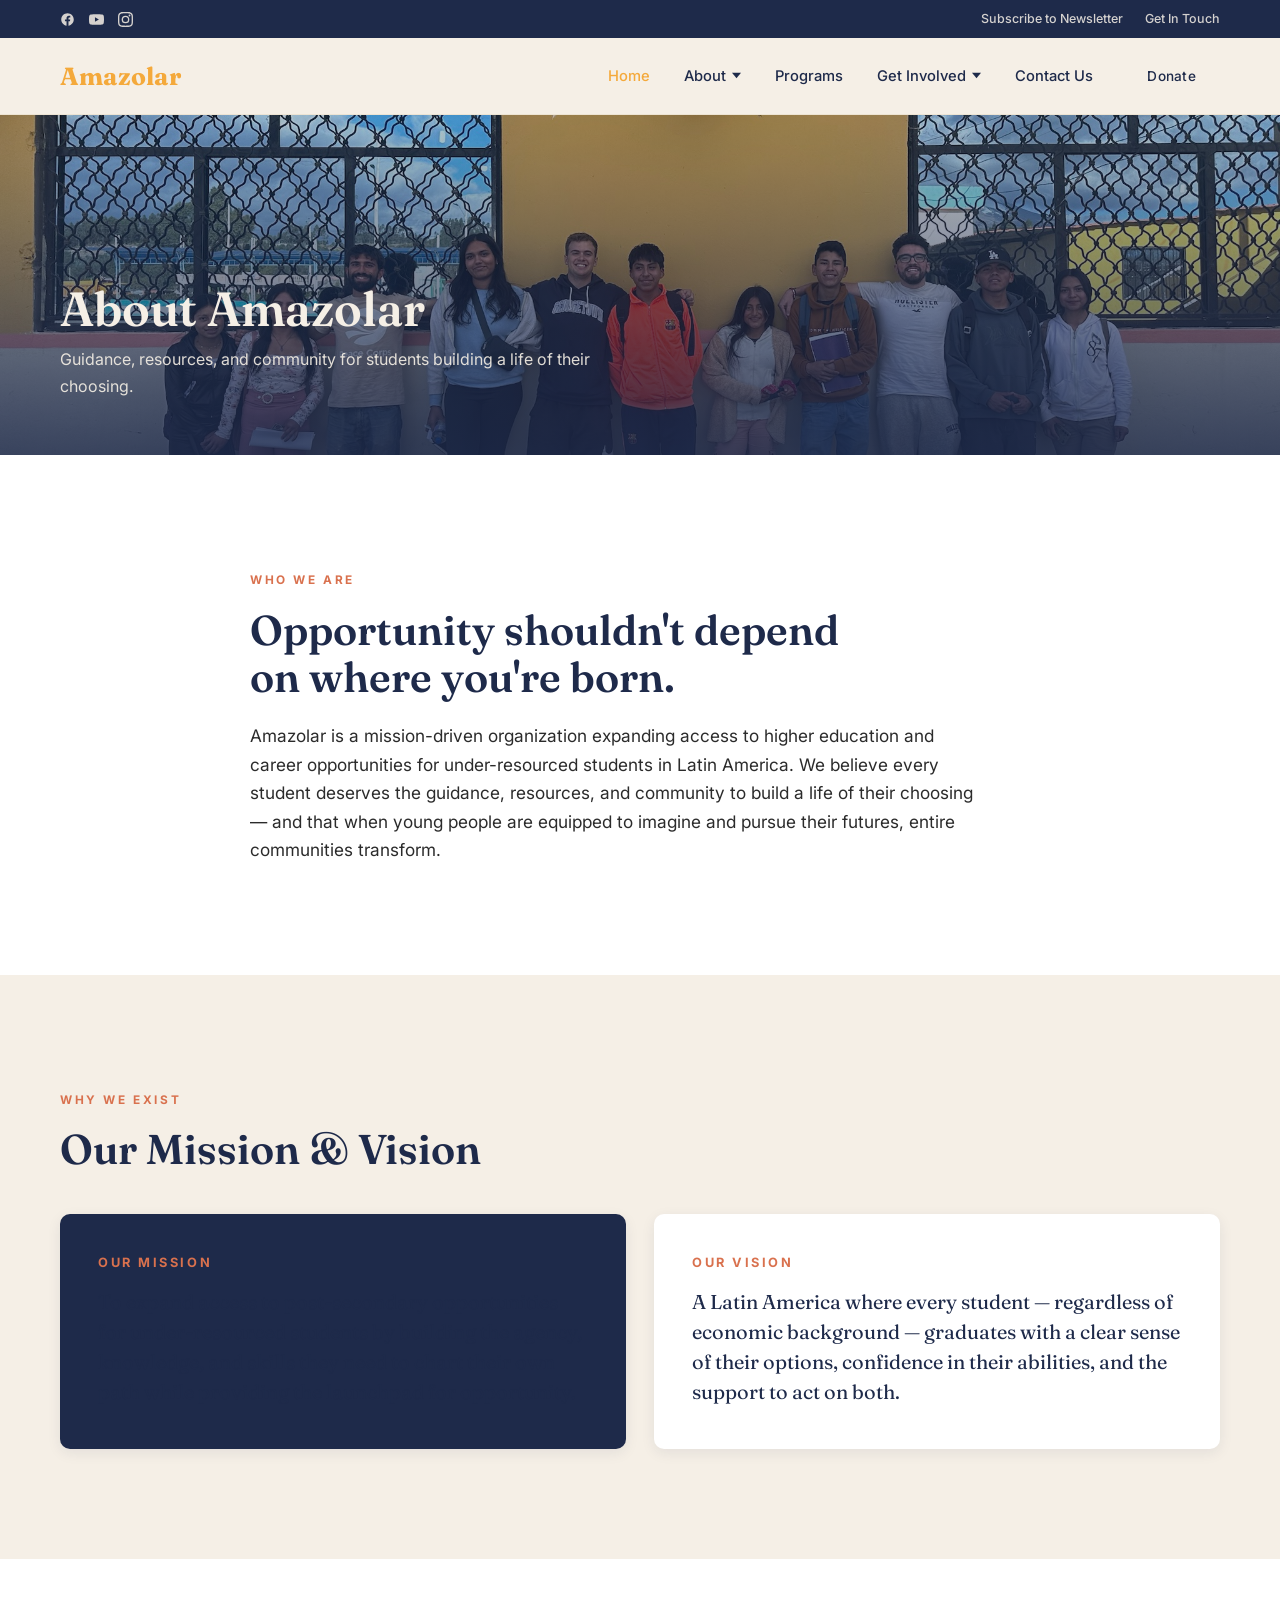
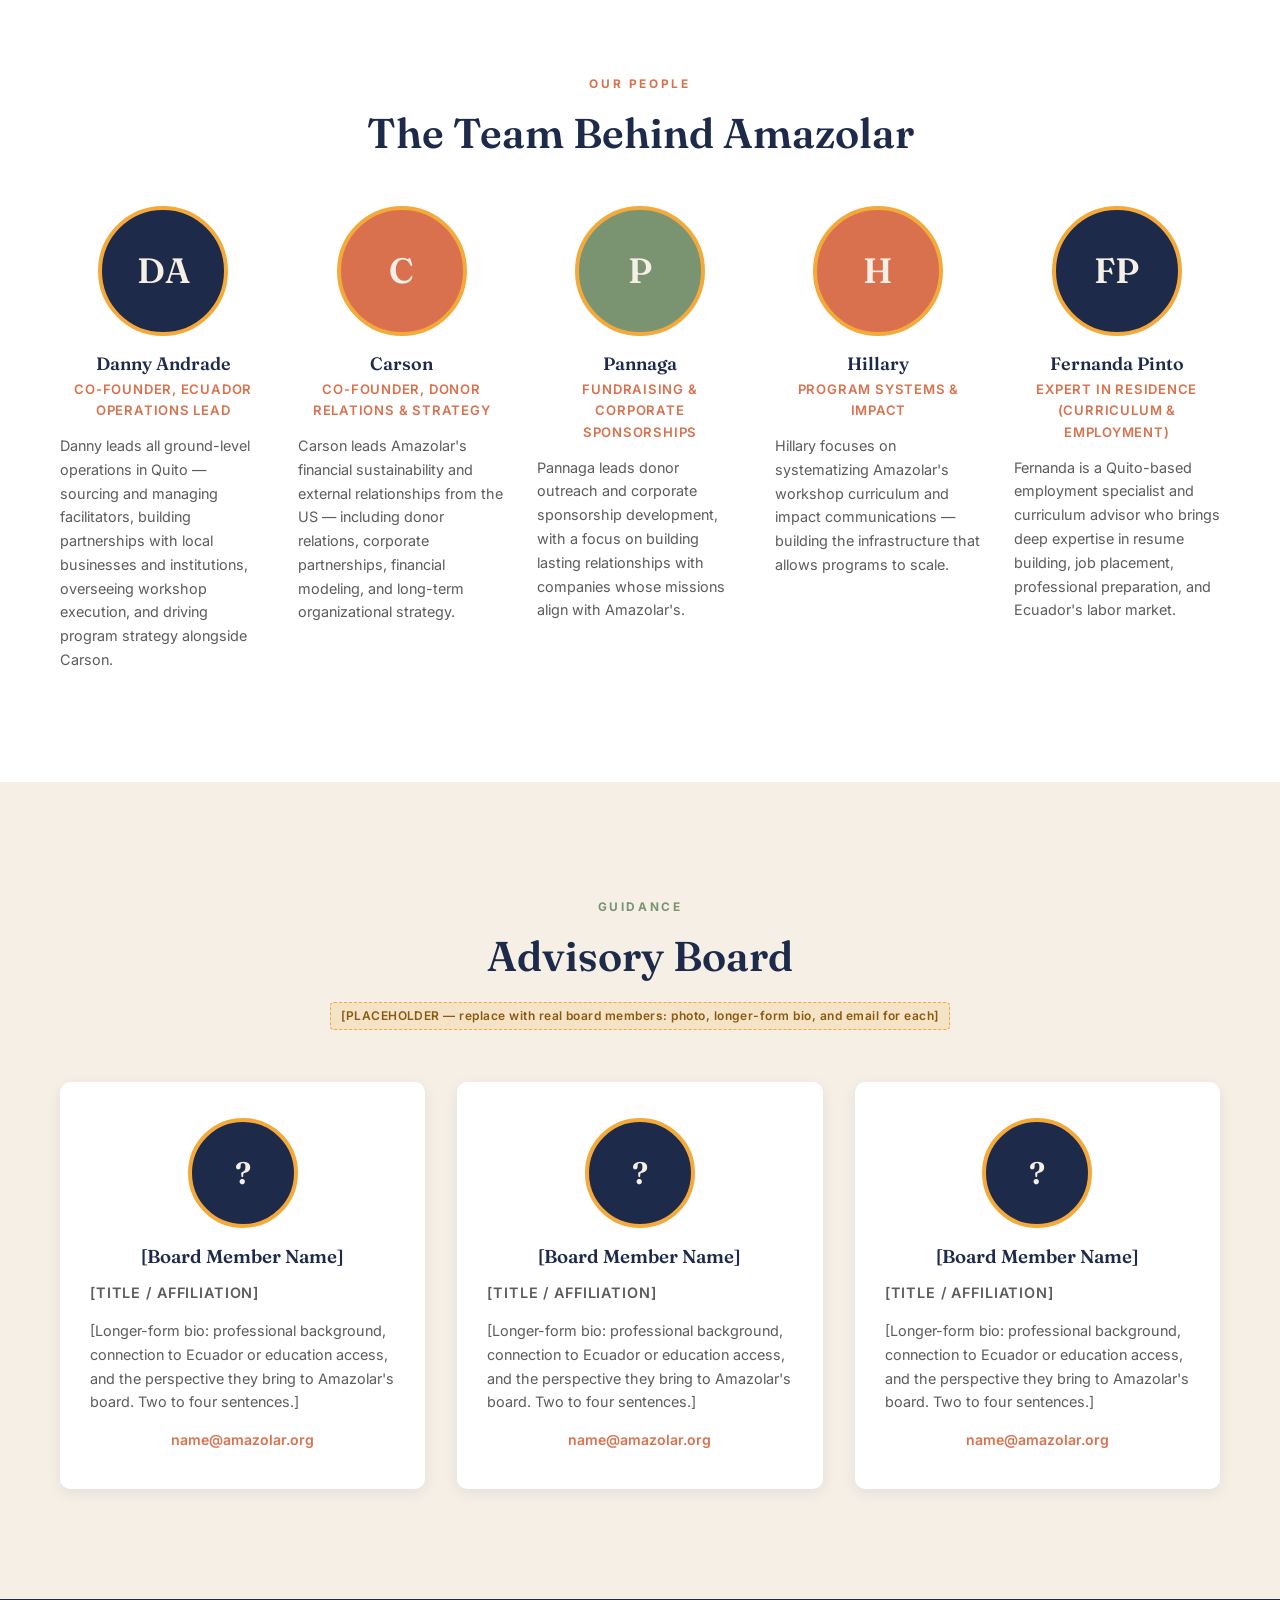
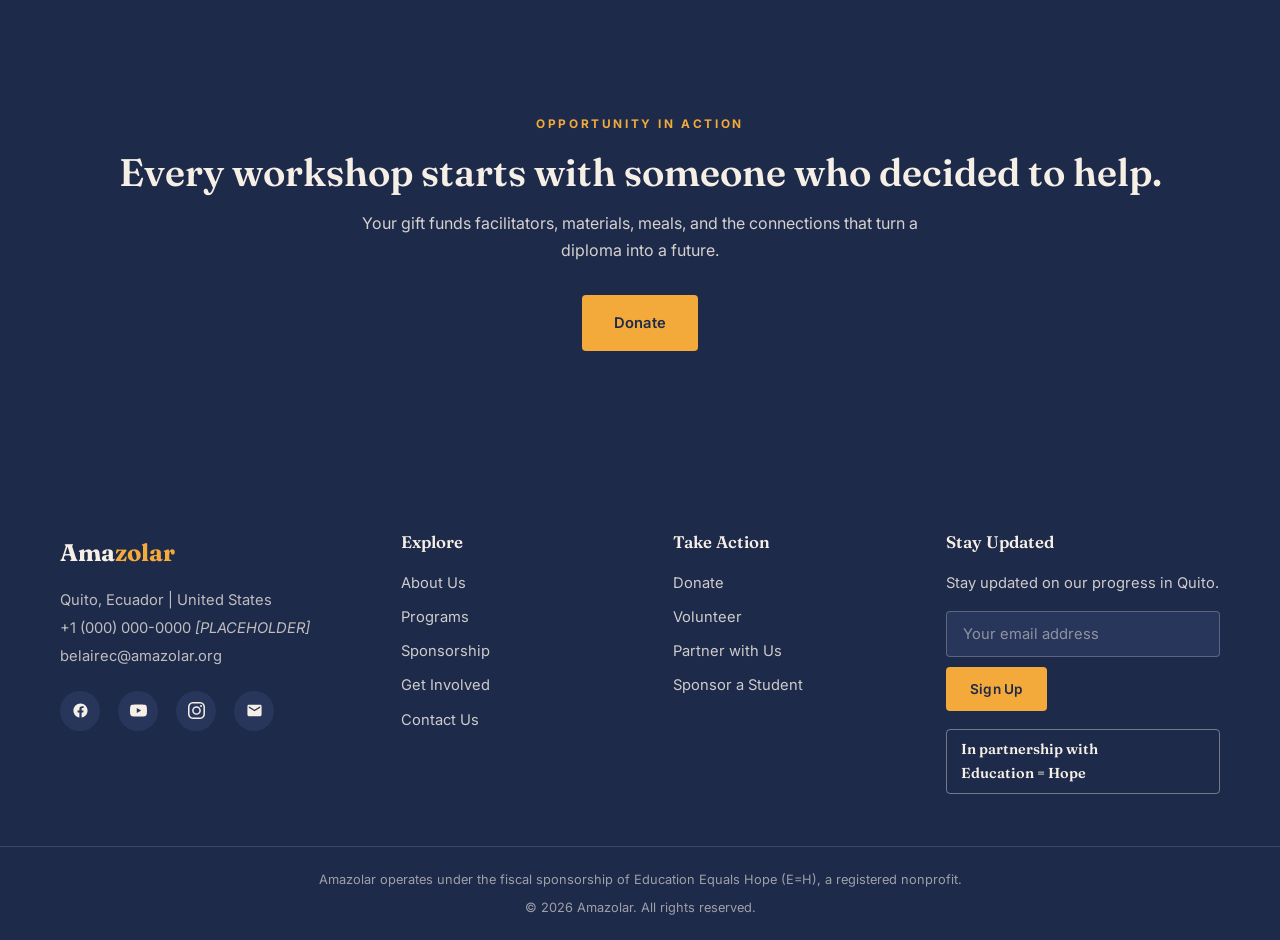
<file: about.html>
<!DOCTYPE html>
<html lang="en">
<head>
  <meta charset="UTF-8">
  <meta name="viewport" content="width=device-width, initial-scale=1.0">
  <title>About Amazolar — Our Mission &amp; Team</title>
  <meta name="description" content="Amazolar expands access to higher education and career opportunities for under-resourced students in Latin America.">
  <link rel="preconnect" href="https://fonts.googleapis.com">
  <link rel="preconnect" href="https://fonts.gstatic.com" crossorigin>
  <link href="https://fonts.googleapis.com/css2?family=Fraunces:ital,opsz,wght@0,9..144,400..700;1,9..144,400..700&family=Inter:wght@400;500;600;700&display=swap" rel="stylesheet">
  <link rel="stylesheet" href="styles.css">
</head>
<body data-page="about">

<div id="site-header"></div>

<main>

  <!-- 1 ── Hero banner -->
  <section class="page-hero" style="background-image:url('students2.jpg')">
    <div class="container">
      <h1>About Amazolar</h1>
      <p>Guidance, resources, and community for students building a life of their choosing.</p>
    </div>
  </section>

  <!-- 2 ── Narrative -->
  <section class="section">
    <div class="container container--narrow">
      <span class="eyebrow">Who We Are</span>
      <h2 class="section-heading">Opportunity shouldn't depend on where you're born.</h2>
      <p class="statement-body">Amazolar is a mission-driven organization expanding access to higher education and career opportunities for under-resourced students in Latin America. We believe every student deserves the guidance, resources, and community to build a life of their choosing &mdash; and that when young people are equipped to imagine and pursue their futures, entire communities transform.</p>
    </div>
  </section>

  <!-- 3 ── Mission & Vision -->
  <section class="section section--sand" id="mission">
    <div class="container">
      <span class="eyebrow">Why We Exist</span>
      <h2 class="section-heading">Our Mission &amp; Vision</h2>
      <div class="mission-cards">
        <div class="mission-card mission-card--indigo">
          <h3>Our Mission</h3>
          <p>To expand access to post-secondary opportunities for under-resourced students by building the agency, knowledge, and skills they need to chart their own path while providing the launchpad for opportunity.</p>
        </div>
        <div class="mission-card">
          <h3>Our Vision</h3>
          <p>A Latin America where every student &mdash; regardless of economic background &mdash; graduates with a clear sense of their options, confidence in their abilities, and the support to act on both.</p>
        </div>
      </div>
    </div>
  </section>

  <!-- 4 ── Team with bios -->
  <section class="section" id="team">
    <div class="container center">
      <span class="eyebrow">Our People</span>
      <h2 class="section-heading section-heading--center">The Team Behind Amazolar</h2>
      <div class="team-grid">
        <article class="team-card">
          <div class="team-avatar" aria-hidden="true">DA</div>
          <h3>Danny Andrade</h3>
          <p class="team-role">Co-Founder, Ecuador Operations Lead</p>
          <p class="team-bio">Danny leads all ground-level operations in Quito &mdash; sourcing and managing facilitators, building partnerships with local businesses and institutions, overseeing workshop execution, and driving program strategy alongside Carson.</p>
        </article>
        <article class="team-card">
          <div class="team-avatar" aria-hidden="true">C</div>
          <h3>Carson</h3>
          <p class="team-role">Co-Founder, Donor Relations &amp; Strategy</p>
          <p class="team-bio">Carson leads Amazolar's financial sustainability and external relationships from the US &mdash; including donor relations, corporate partnerships, financial modeling, and long-term organizational strategy.</p>
        </article>
        <article class="team-card">
          <div class="team-avatar" aria-hidden="true">P</div>
          <h3>Pannaga</h3>
          <p class="team-role">Fundraising &amp; Corporate Sponsorships</p>
          <p class="team-bio">Pannaga leads donor outreach and corporate sponsorship development, with a focus on building lasting relationships with companies whose missions align with Amazolar's.</p>
        </article>
        <article class="team-card">
          <div class="team-avatar" aria-hidden="true">H</div>
          <h3>Hillary</h3>
          <p class="team-role">Program Systems &amp; Impact</p>
          <p class="team-bio">Hillary focuses on systematizing Amazolar's workshop curriculum and impact communications &mdash; building the infrastructure that allows programs to scale.</p>
        </article>
        <article class="team-card">
          <div class="team-avatar" aria-hidden="true">FP</div>
          <h3>Fernanda Pinto</h3>
          <p class="team-role">Expert in Residence (Curriculum &amp; Employment)</p>
          <p class="team-bio">Fernanda is a Quito-based employment specialist and curriculum advisor who brings deep expertise in resume building, job placement, professional preparation, and Ecuador's labor market.</p>
        </article>
      </div>
    </div>
  </section>

  <!-- 5 ── Advisory Board -->
  <section class="section section--sand">
    <div class="container center">
      <span class="eyebrow eyebrow--sage">Guidance</span>
      <h2 class="section-heading section-heading--center">Advisory Board</h2>
      <p class="section-sub"><span class="placeholder-note">[PLACEHOLDER &mdash; replace with real board members: photo, longer-form bio, and email for each]</span></p>
      <div class="board-grid">
        <article class="board-card">
          <div class="team-avatar" aria-hidden="true">?</div>
          <h3>[Board Member Name]</h3>
          <p class="team-role">[Title / Affiliation]</p>
          <p>[Longer-form bio: professional background, connection to Ecuador or education access, and the perspective they bring to Amazolar's board. Two to four sentences.]</p>
          <a class="board-email" href="mailto:name@amazolar.org">name@amazolar.org</a>
        </article>
        <article class="board-card">
          <div class="team-avatar" aria-hidden="true">?</div>
          <h3>[Board Member Name]</h3>
          <p class="team-role">[Title / Affiliation]</p>
          <p>[Longer-form bio: professional background, connection to Ecuador or education access, and the perspective they bring to Amazolar's board. Two to four sentences.]</p>
          <a class="board-email" href="mailto:name@amazolar.org">name@amazolar.org</a>
        </article>
        <article class="board-card">
          <div class="team-avatar" aria-hidden="true">?</div>
          <h3>[Board Member Name]</h3>
          <p class="team-role">[Title / Affiliation]</p>
          <p>[Longer-form bio: professional background, connection to Ecuador or education access, and the perspective they bring to Amazolar's board. Two to four sentences.]</p>
          <a class="board-email" href="mailto:name@amazolar.org">name@amazolar.org</a>
        </article>
      </div>
    </div>
  </section>

  <!-- 6 ── Closing CTA -->
  <section class="section cta-band">
    <div class="container">
      <span class="eyebrow eyebrow--gold">Opportunity in Action</span>
      <h2>Every workshop starts with someone who decided to help.</h2>
      <p>Your gift funds facilitators, materials, meals, and the connections that turn a diploma into a future.</p>
      <div class="btn-row">
        <a class="btn btn--gold" href="https://educationequalshope-bloom.kindful.com/?campaign=1417034" target="_blank" rel="noopener">Donate</a>
      </div>
    </div>
  </section>

</main>

<div id="site-footer"></div>

<script src="main.js" defer></script>
</body>
</html>
</file>
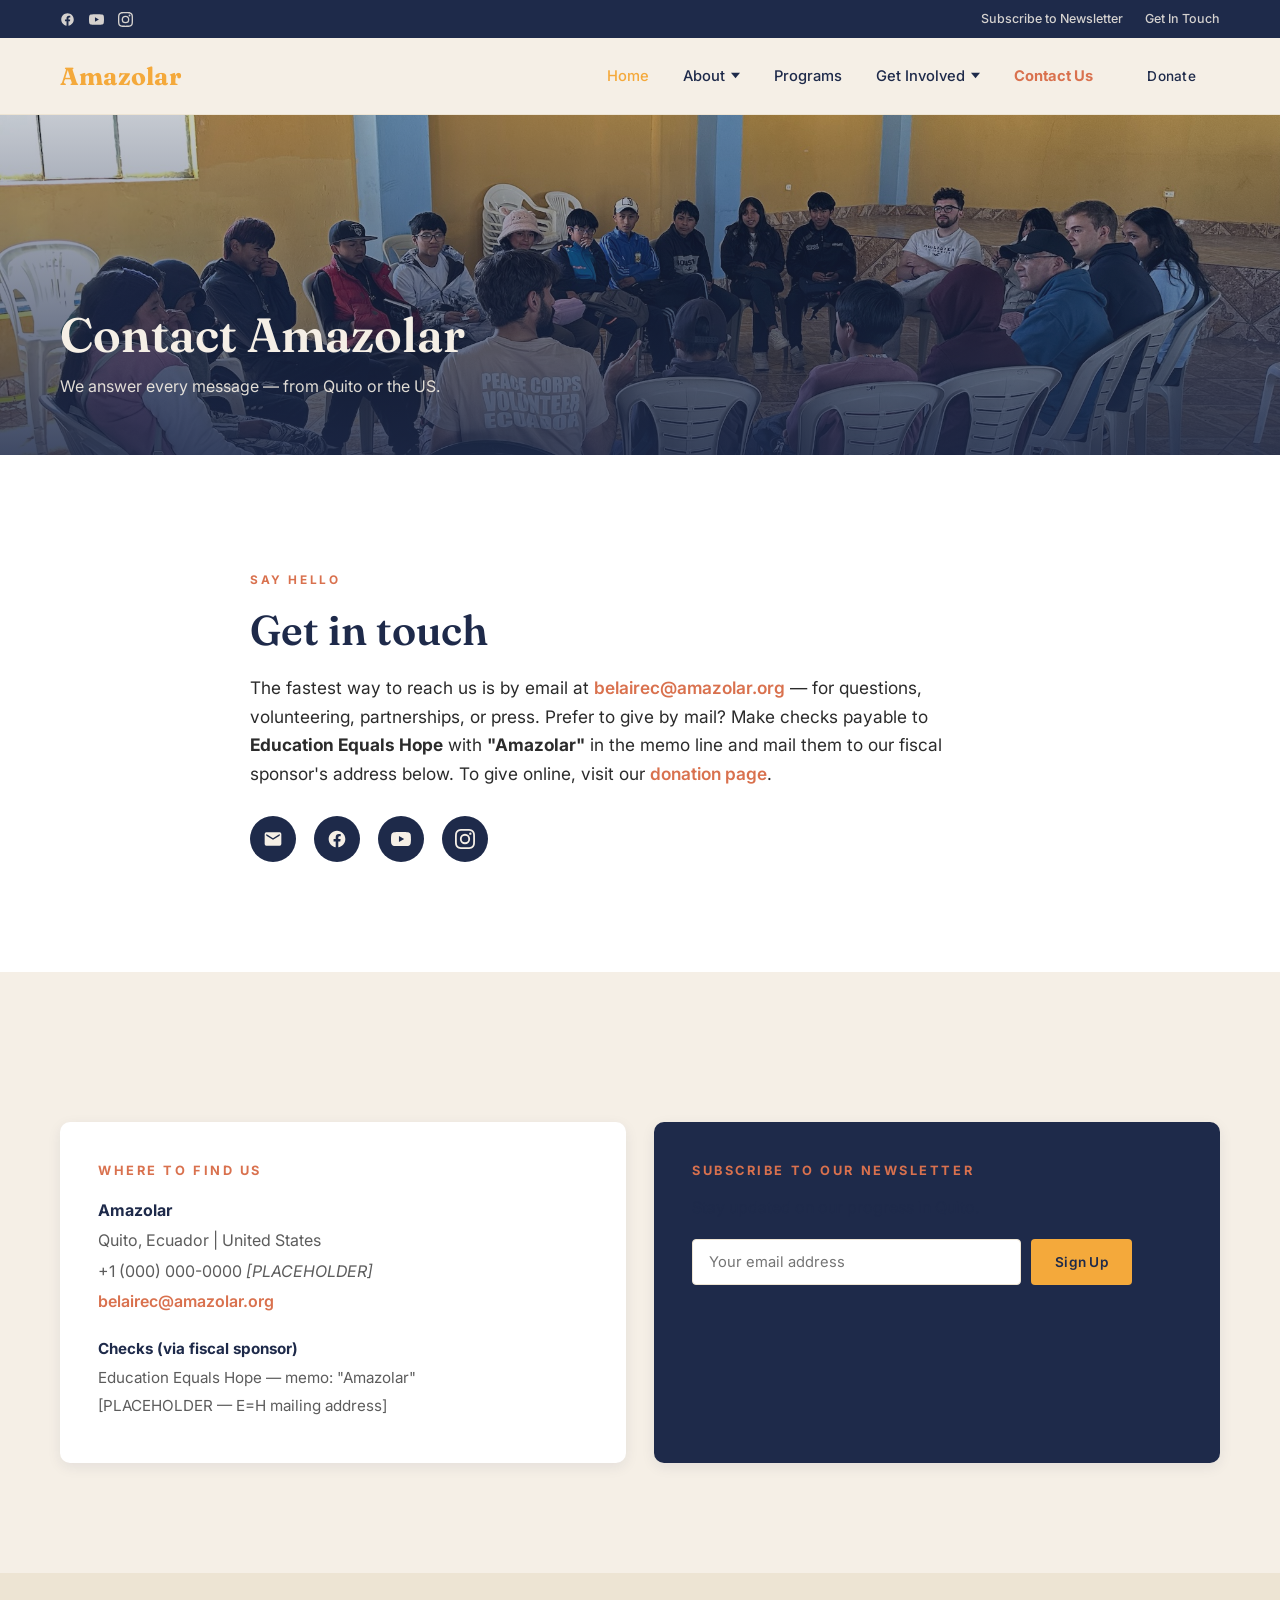
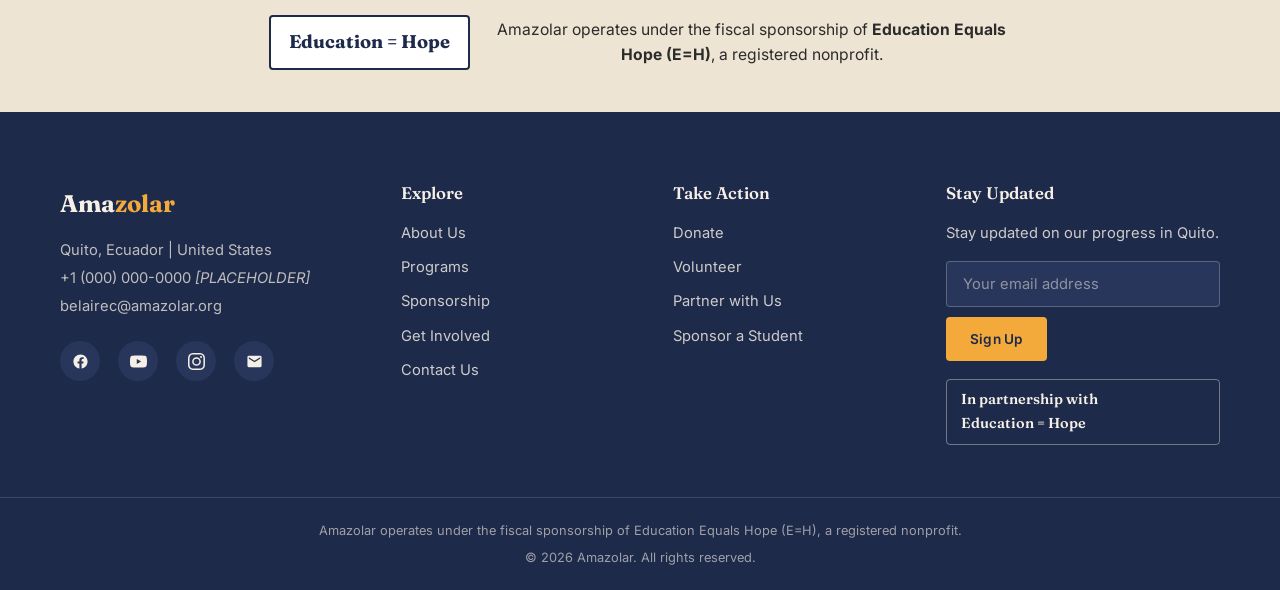
<file: contact.html>
<!DOCTYPE html>
<html lang="en">
<head>
  <meta charset="UTF-8">
  <meta name="viewport" content="width=device-width, initial-scale=1.0">
  <title>Contact Amazolar</title>
  <meta name="description" content="Get in touch with Amazolar — email us, mail a check via our fiscal sponsor, or subscribe to updates from Quito.">
  <link rel="preconnect" href="https://fonts.googleapis.com">
  <link rel="preconnect" href="https://fonts.gstatic.com" crossorigin>
  <link href="https://fonts.googleapis.com/css2?family=Fraunces:ital,opsz,wght@0,9..144,400..700;1,9..144,400..700&family=Inter:wght@400;500;600;700&display=swap" rel="stylesheet">
  <link rel="stylesheet" href="styles.css">
</head>
<body data-page="contact">

<div id="site-header"></div>

<main>

  <!-- 1 ── Hero banner -->
  <section class="page-hero" style="background-image:url('students3.jpg')">
    <div class="container">
      <h1>Contact Amazolar</h1>
      <p>We answer every message &mdash; from Quito or the US.</p>
    </div>
  </section>

  <!-- 2–4 ── Heading, paragraph, icon row -->
  <section class="section">
    <div class="container container--narrow">
      <span class="eyebrow">Say Hello</span>
      <h2 class="section-heading">Get in touch</h2>
      <p class="statement-body">The fastest way to reach us is by email at <a href="mailto:belairec@amazolar.org" style="color:var(--terracotta); font-weight:600;">belairec@amazolar.org</a> &mdash; for questions, volunteering, partnerships, or press. Prefer to give by mail? Make checks payable to <strong>Education Equals Hope</strong> with <strong>"Amazolar"</strong> in the memo line and mail them to our fiscal sponsor's address below. To give online, visit our <a href="https://educationequalshope-bloom.kindful.com/?campaign=1417034" target="_blank" rel="noopener" style="color:var(--terracotta); font-weight:600;">donation page</a>.</p>
      <div class="icon-row">
        <a href="mailto:belairec@amazolar.org" aria-label="Email"><svg viewBox="0 0 24 24" aria-hidden="true"><path d="M20 4H4a2 2 0 0 0-2 2v12a2 2 0 0 0 2 2h16a2 2 0 0 0 2-2V6a2 2 0 0 0-2-2Zm0 4-8 5-8-5V6l8 5 8-5v2Z"/></svg></a>
        <a href="#" aria-label="Facebook"><svg viewBox="0 0 24 24" aria-hidden="true"><path d="M22 12.06C22 6.5 17.52 2 12 2S2 6.5 2 12.06c0 5.02 3.66 9.18 8.44 9.94v-7.03H7.9v-2.91h2.54V9.85c0-2.52 1.49-3.91 3.77-3.91 1.09 0 2.24.2 2.24.2v2.47h-1.26c-1.24 0-1.63.78-1.63 1.57v1.88h2.78l-.45 2.91h-2.33V22c4.78-.76 8.44-4.92 8.44-9.94Z"/></svg></a>
        <a href="#" aria-label="YouTube"><svg viewBox="0 0 24 24" aria-hidden="true"><path d="M23.5 6.19a3.02 3.02 0 0 0-2.12-2.14C19.5 3.55 12 3.55 12 3.55s-7.5 0-9.38.5A3.02 3.02 0 0 0 .5 6.19C0 8.07 0 12 0 12s0 3.93.5 5.81a3.02 3.02 0 0 0 2.12 2.14c1.88.5 9.38.5 9.38.5s7.5 0 9.38-.5a3.02 3.02 0 0 0 2.12-2.14C24 15.93 24 12 24 12s0-3.93-.5-5.81ZM9.55 15.57V8.43L15.82 12l-6.27 3.57Z"/></svg></a>
        <a href="#" aria-label="Instagram"><svg viewBox="0 0 24 24" aria-hidden="true"><path d="M12 2.16c3.2 0 3.58.01 4.85.07 1.17.05 1.8.25 2.23.41.56.22.96.48 1.38.9.42.42.68.82.9 1.38.16.42.36 1.06.41 2.23.06 1.27.07 1.65.07 4.85s-.01 3.58-.07 4.85c-.05 1.17-.25 1.8-.41 2.23-.22.56-.48.96-.9 1.38-.42.42-.82.68-1.38.9-.42.16-1.06.36-2.23.41-1.27.06-1.65.07-4.85.07s-3.58-.01-4.85-.07c-1.17-.05-1.8-.25-2.23-.41a3.72 3.72 0 0 1-1.38-.9 3.72 3.72 0 0 1-.9-1.38c-.16-.42-.36-1.06-.41-2.23-.06-1.27-.07-1.65-.07-4.85s.01-3.58.07-4.85c.05-1.17.25-1.8.41-2.23.22-.56.48-.96.9-1.38.42-.42.82-.68 1.38-.9.42-.16 1.06-.36 2.23-.41 1.27-.06 1.65-.07 4.85-.07M12 0C8.74 0 8.33.01 7.05.07 5.78.13 4.9.33 4.14.63a5.88 5.88 0 0 0-2.13 1.38A5.88 5.88 0 0 0 .63 4.14C.33 4.9.13 5.78.07 7.05.01 8.33 0 8.74 0 12s.01 3.67.07 4.95c.06 1.27.26 2.15.56 2.91.31.8.72 1.47 1.38 2.13a5.88 5.88 0 0 0 2.13 1.38c.76.3 1.64.5 2.91.56C8.33 23.99 8.74 24 12 24s3.67-.01 4.95-.07c1.27-.06 2.15-.26 2.91-.56a5.88 5.88 0 0 0 2.13-1.38 5.88 5.88 0 0 0 1.38-2.13c.3-.76.5-1.64.56-2.91.06-1.28.07-1.69.07-4.95s-.01-3.67-.07-4.95c-.06-1.27-.26-2.15-.56-2.91a5.88 5.88 0 0 0-1.38-2.13A5.88 5.88 0 0 0 19.86.63c-.76-.3-1.64-.5-2.91-.56C15.67.01 15.26 0 12 0Zm0 5.84A6.16 6.16 0 1 0 18.16 12 6.16 6.16 0 0 0 12 5.84Zm0 10.16A4 4 0 1 1 16 12a4 4 0 0 1-4 4Zm6.4-11.85a1.44 1.44 0 1 0 1.44 1.44 1.44 1.44 0 0 0-1.44-1.44Z"/></svg></a>
      </div>
    </div>
  </section>

  <!-- 5–6 ── Address block + newsletter -->
  <section class="section section--sand" id="newsletter">
    <div class="container">
      <div class="mission-cards">
        <div class="mission-card">
          <h3>Where to Find Us</h3>
          <address style="font-family:var(--font-body); font-size:1rem; color:var(--muted);">
            <strong style="color:var(--indigo);">Amazolar</strong><br>
            Quito, Ecuador&nbsp;|&nbsp;United States<br>
            +1 (000) 000-0000 <em>[PLACEHOLDER]</em><br>
            <a href="mailto:belairec@amazolar.org" style="color:var(--terracotta); font-weight:600;">belairec@amazolar.org</a>
          </address>
          <address style="font-family:var(--font-body); font-size:0.95rem; color:var(--muted); margin-top:18px;">
            <strong style="color:var(--indigo);">Checks (via fiscal sponsor)</strong><br>
            Education Equals Hope &mdash; memo: "Amazolar"<br>
            [PLACEHOLDER &mdash; E=H mailing address]
          </address>
        </div>
        <div class="mission-card mission-card--indigo">
          <h3>Subscribe to Our Newsletter</h3>
          <p style="font-family:var(--font-body); font-size:1rem;">Stay updated on our progress in Quito.</p>
          <form class="newsletter-form" data-newsletter style="margin-top:20px;">
            <input type="email" name="email" placeholder="Your email address" required aria-label="Email address">
            <button class="btn btn--gold" type="submit">Sign Up</button>
          </form>
        </div>
      </div>
    </div>
  </section>

  <!-- 7 ── Fiscal sponsorship statement -->
  <section class="partner-strip">
    <div class="container">
      <span class="partner-badge">Education = Hope</span>
      <p>Amazolar operates under the fiscal sponsorship of <strong>Education Equals Hope (E=H)</strong>, a registered nonprofit.</p>
    </div>
  </section>

</main>

<div id="site-footer"></div>

<script src="main.js" defer></script>
</body>
</html>
</file>
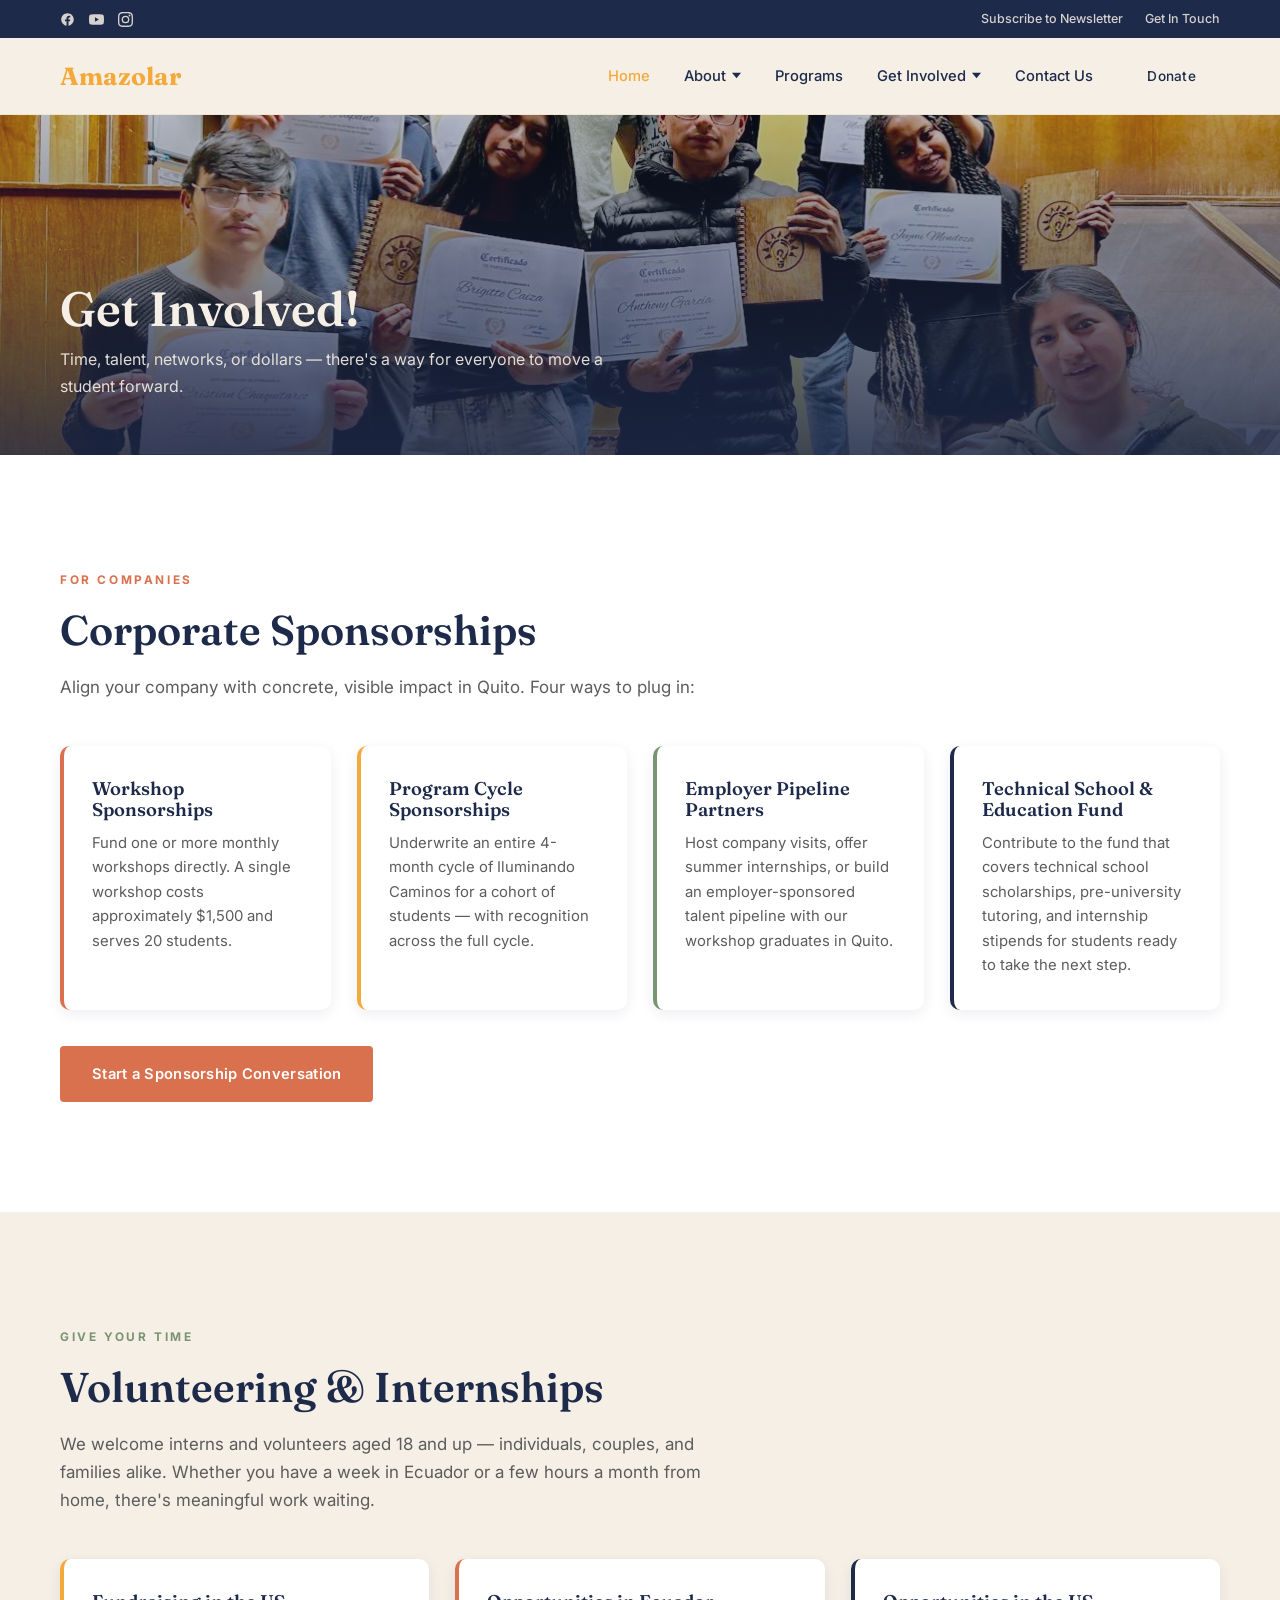
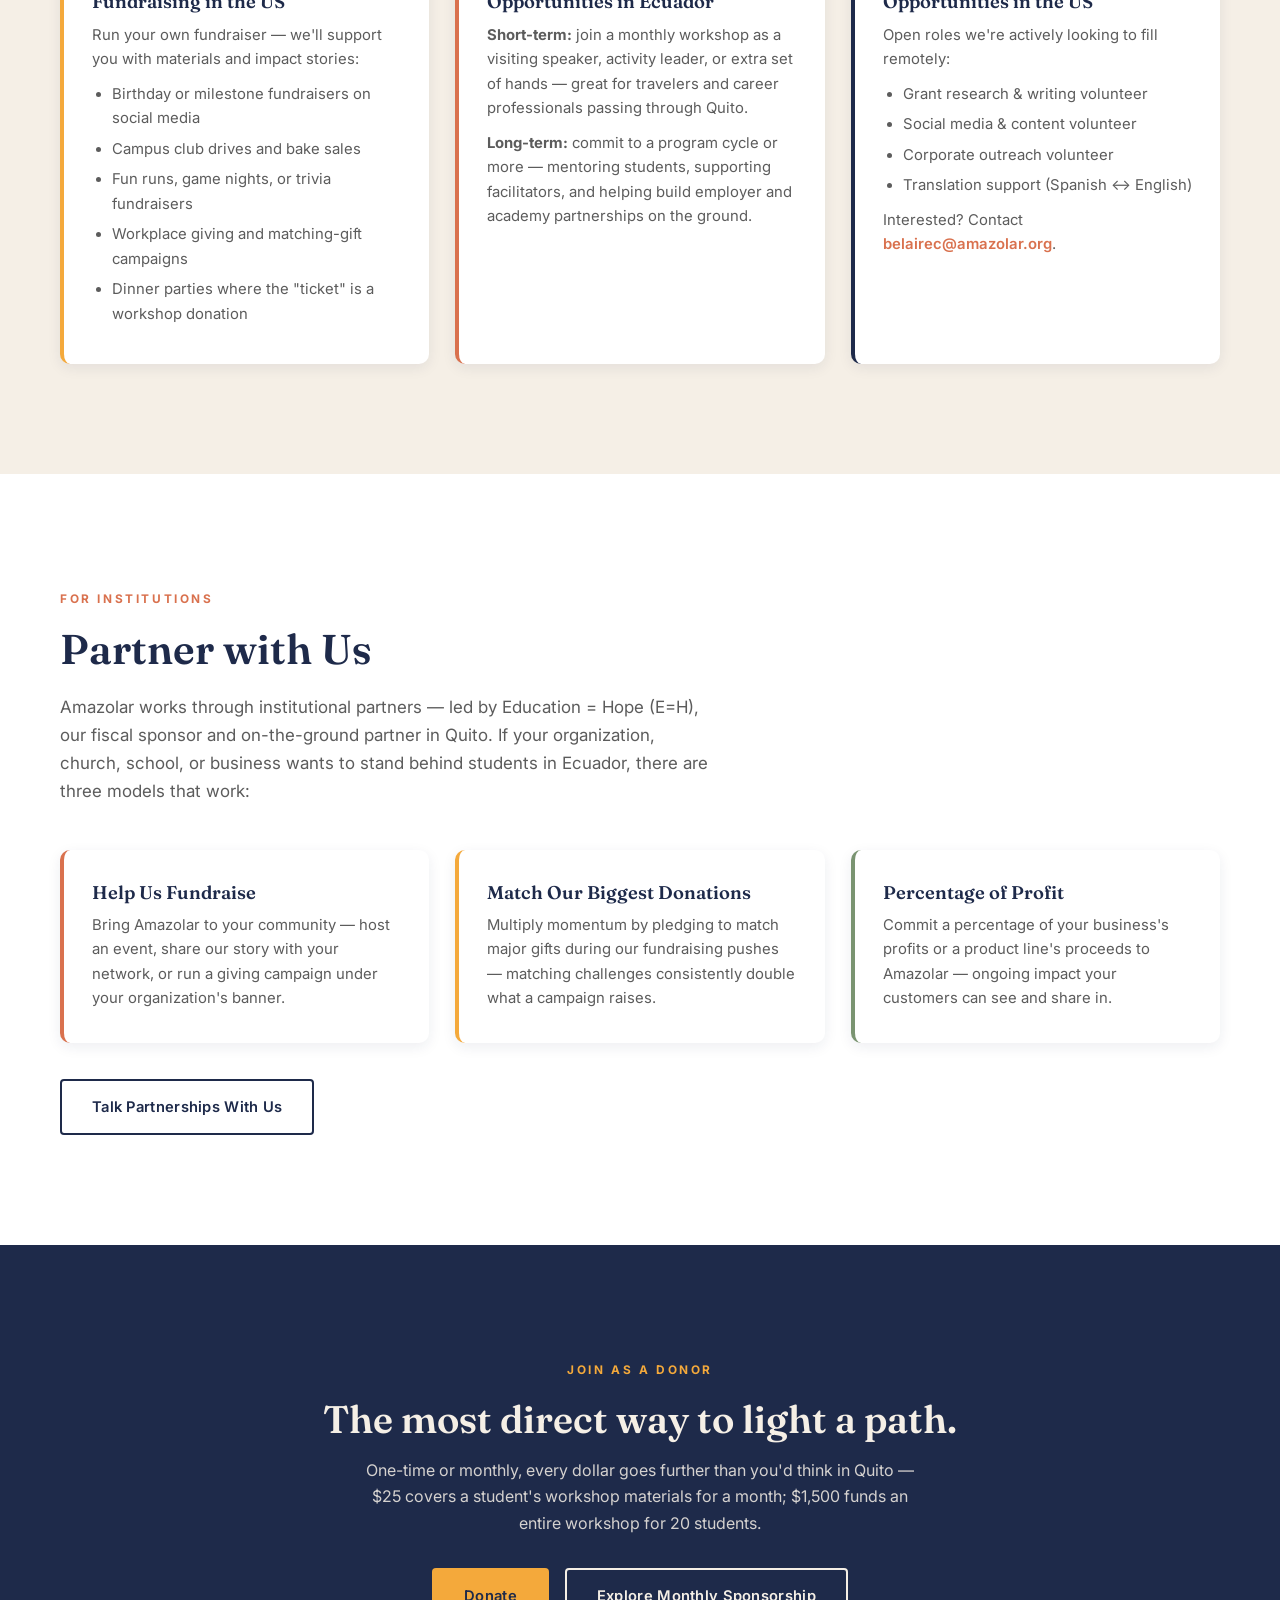
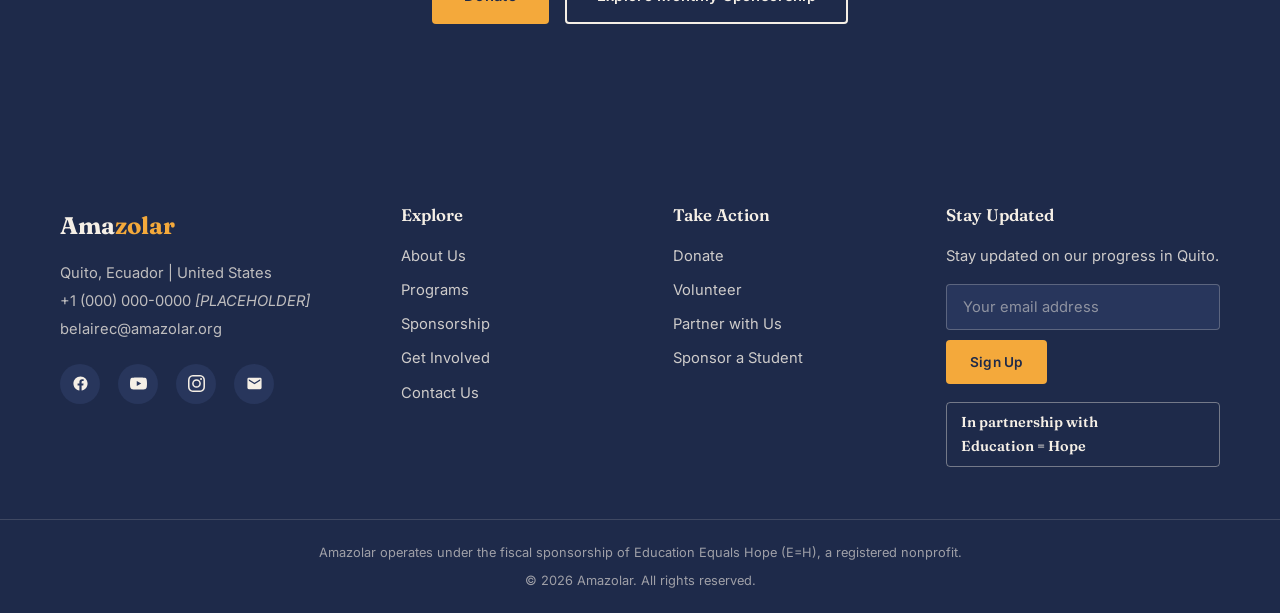
<file: get-involved.html>
<!DOCTYPE html>
<html lang="en">
<head>
  <meta charset="UTF-8">
  <meta name="viewport" content="width=device-width, initial-scale=1.0">
  <title>Get Involved — Amazolar</title>
  <meta name="description" content="Sponsor a workshop, volunteer in Ecuador or the US, fundraise, or partner with Amazolar to expand opportunity for students in Quito.">
  <link rel="preconnect" href="https://fonts.googleapis.com">
  <link rel="preconnect" href="https://fonts.gstatic.com" crossorigin>
  <link href="https://fonts.googleapis.com/css2?family=Fraunces:ital,opsz,wght@0,9..144,400..700;1,9..144,400..700&family=Inter:wght@400;500;600;700&display=swap" rel="stylesheet">
  <link rel="stylesheet" href="styles.css">
</head>
<body data-page="get-involved">

<div id="site-header"></div>

<main>

  <!-- 1 ── Hero -->
  <section class="page-hero" style="background-image:url('students4.jpg')">
    <div class="container">
      <h1>Get Involved!</h1>
      <p>Time, talent, networks, or dollars &mdash; there's a way for everyone to move a student forward.</p>
    </div>
  </section>

  <!-- 2 ── Corporate Sponsorships -->
  <section class="section">
    <div class="container">
      <span class="eyebrow">For Companies</span>
      <h2 class="section-heading">Corporate Sponsorships</h2>
      <p class="section-sub">Align your company with concrete, visible impact in Quito. Four ways to plug in:</p>
      <div class="info-grid">
        <article class="info-card info-card--terracotta">
          <h3>Workshop Sponsorships</h3>
          <p>Fund one or more monthly workshops directly. A single workshop costs approximately $1,500 and serves 20 students.</p>
        </article>
        <article class="info-card info-card--gold">
          <h3>Program Cycle Sponsorships</h3>
          <p>Underwrite an entire 4-month cycle of Iluminando Caminos for a cohort of students &mdash; with recognition across the full cycle.</p>
        </article>
        <article class="info-card">
          <h3>Employer Pipeline Partners</h3>
          <p>Host company visits, offer summer internships, or build an employer-sponsored talent pipeline with our workshop graduates in Quito.</p>
        </article>
        <article class="info-card info-card--indigo">
          <h3>Technical School &amp; Education Fund</h3>
          <p>Contribute to the fund that covers technical school scholarships, pre-university tutoring, and internship stipends for students ready to take the next step.</p>
        </article>
      </div>
      <p style="margin-top:36px;">
        <a class="btn btn--primary" href="mailto:belairec@amazolar.org?subject=Corporate%20Sponsorship%20Inquiry">Start a Sponsorship Conversation</a>
      </p>
    </div>
  </section>

  <!-- 3 ── Volunteering -->
  <section class="section section--sand" id="volunteering">
    <div class="container">
      <span class="eyebrow eyebrow--sage">Give Your Time</span>
      <h2 class="section-heading">Volunteering &amp; Internships</h2>
      <p class="section-sub">We welcome interns and volunteers aged 18 and up &mdash; individuals, couples, and families alike. Whether you have a week in Ecuador or a few hours a month from home, there's meaningful work waiting.</p>
      <div class="info-grid">
        <article class="info-card info-card--gold">
          <h3>Fundraising in the US</h3>
          <p>Run your own fundraiser &mdash; we'll support you with materials and impact stories:</p>
          <ul>
            <li>Birthday or milestone fundraisers on social media</li>
            <li>Campus club drives and bake sales</li>
            <li>Fun runs, game nights, or trivia fundraisers</li>
            <li>Workplace giving and matching-gift campaigns</li>
            <li>Dinner parties where the "ticket" is a workshop donation</li>
          </ul>
        </article>
        <article class="info-card info-card--terracotta">
          <h3>Opportunities in Ecuador</h3>
          <p><strong>Short-term:</strong> join a monthly workshop as a visiting speaker, activity leader, or extra set of hands &mdash; great for travelers and career professionals passing through Quito.</p>
          <p style="margin-top:10px;"><strong>Long-term:</strong> commit to a program cycle or more &mdash; mentoring students, supporting facilitators, and helping build employer and academy partnerships on the ground.</p>
        </article>
        <article class="info-card info-card--indigo">
          <h3>Opportunities in the US</h3>
          <p>Open roles we're actively looking to fill remotely:</p>
          <ul>
            <li>Grant research &amp; writing volunteer</li>
            <li>Social media &amp; content volunteer</li>
            <li>Corporate outreach volunteer</li>
            <li>Translation support (Spanish&nbsp;&harr;&nbsp;English)</li>
          </ul>
          <p style="margin-top:10px;">Interested? Contact <a href="mailto:belairec@amazolar.org">belairec@amazolar.org</a>.</p>
        </article>
      </div>
    </div>
  </section>

  <!-- 4 ── Partner with Us -->
  <section class="section" id="partner">
    <div class="container">
      <span class="eyebrow">For Institutions</span>
      <h2 class="section-heading">Partner with Us</h2>
      <p class="section-sub">Amazolar works through institutional partners &mdash; led by Education = Hope (E=H), our fiscal sponsor and on-the-ground partner in Quito. If your organization, church, school, or business wants to stand behind students in Ecuador, there are three models that work:</p>
      <div class="info-grid">
        <article class="info-card info-card--terracotta">
          <h3>Help Us Fundraise</h3>
          <p>Bring Amazolar to your community &mdash; host an event, share our story with your network, or run a giving campaign under your organization's banner.</p>
        </article>
        <article class="info-card info-card--gold">
          <h3>Match Our Biggest Donations</h3>
          <p>Multiply momentum by pledging to match major gifts during our fundraising pushes &mdash; matching challenges consistently double what a campaign raises.</p>
        </article>
        <article class="info-card">
          <h3>Percentage of Profit</h3>
          <p>Commit a percentage of your business's profits or a product line's proceeds to Amazolar &mdash; ongoing impact your customers can see and share in.</p>
        </article>
      </div>
      <p style="margin-top:36px;">
        <a class="btn btn--outline" href="mailto:belairec@amazolar.org?subject=Partnership%20Inquiry">Talk Partnerships With Us</a>
      </p>
    </div>
  </section>

  <!-- 5 ── Join as a Donor -->
  <section class="section cta-band" id="donor">
    <div class="container">
      <span class="eyebrow eyebrow--gold">Join as a Donor</span>
      <h2>The most direct way to light a path.</h2>
      <p>One-time or monthly, every dollar goes further than you'd think in Quito &mdash; $25 covers a student's workshop materials for a month; $1,500 funds an entire workshop for 20 students.</p>
      <div class="btn-row">
        <a class="btn btn--gold" href="https://educationequalshope-bloom.kindful.com/?campaign=1417034" target="_blank" rel="noopener">Donate</a>
        <a class="btn btn--outline-light" href="sponsorship.html">Explore Monthly Sponsorship</a>
      </div>
    </div>
  </section>

</main>

<div id="site-footer"></div>

<script src="main.js" defer></script>
</body>
</html>
</file>
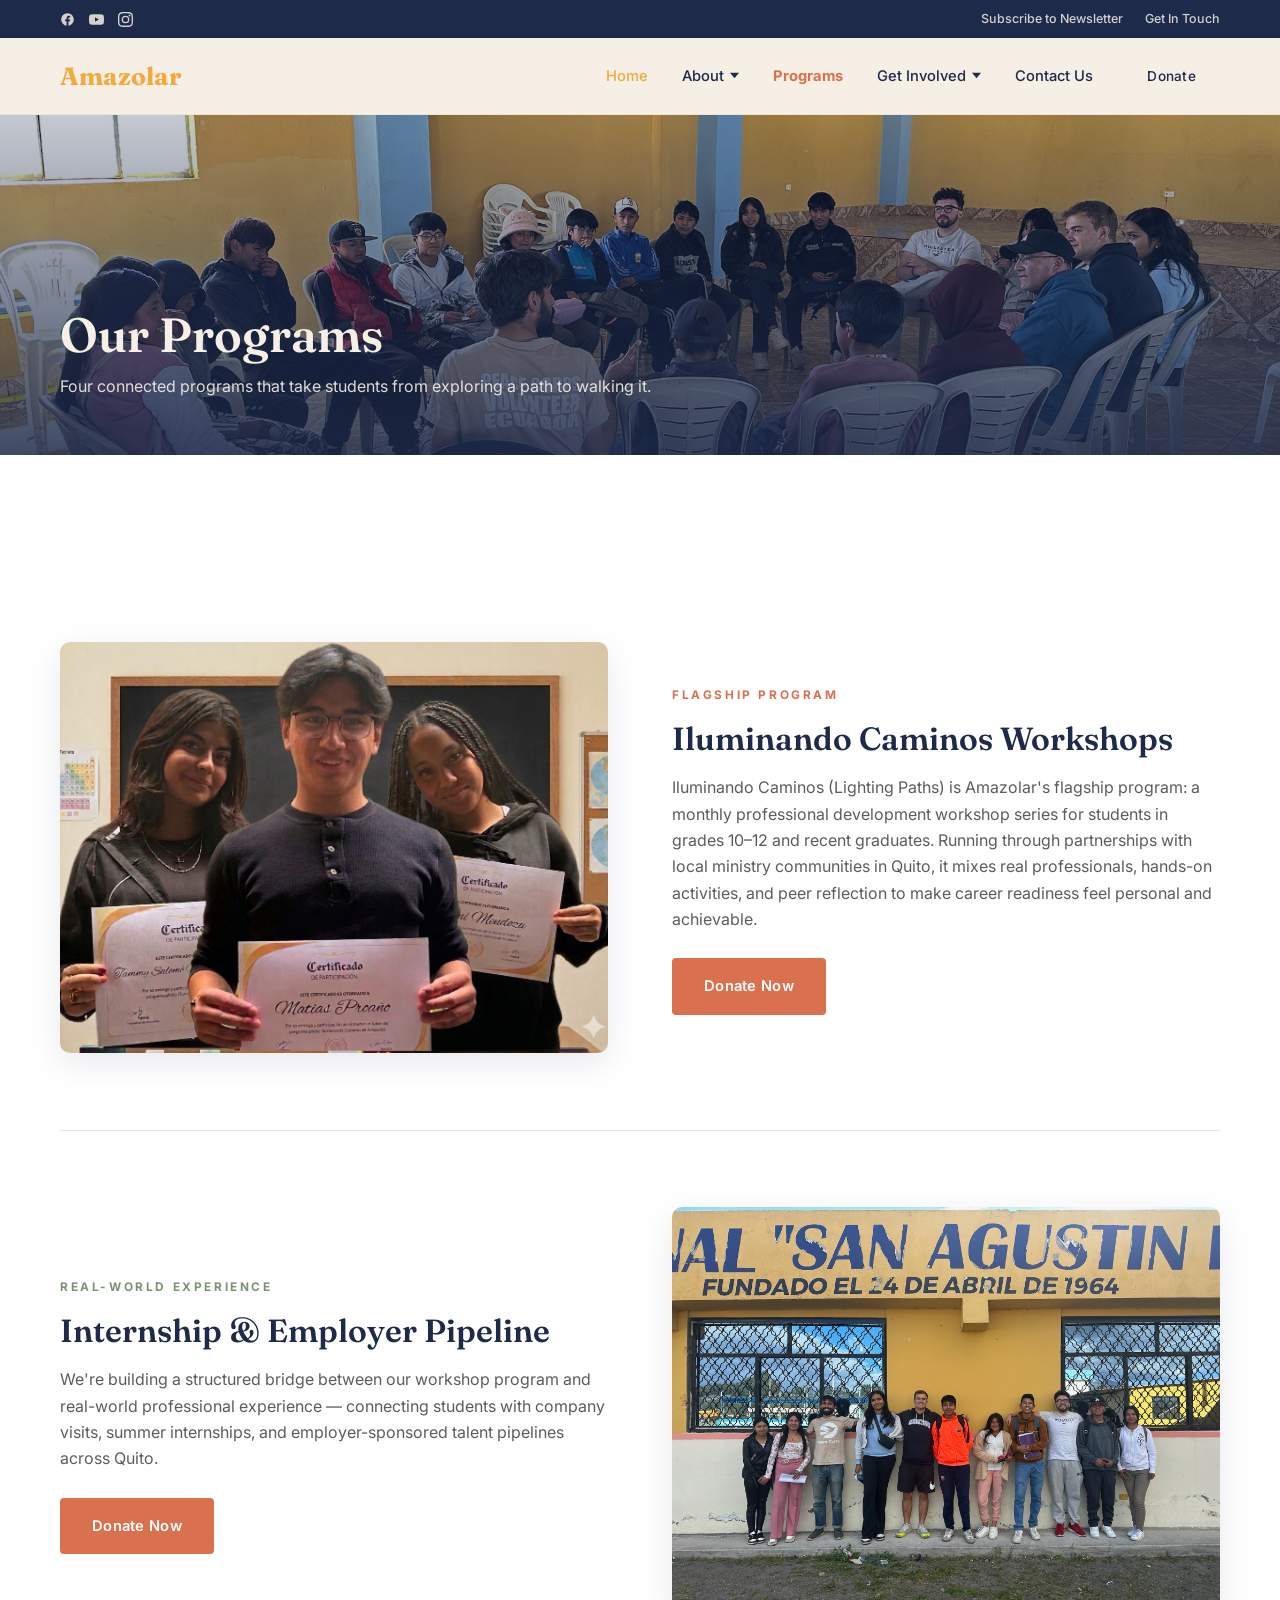
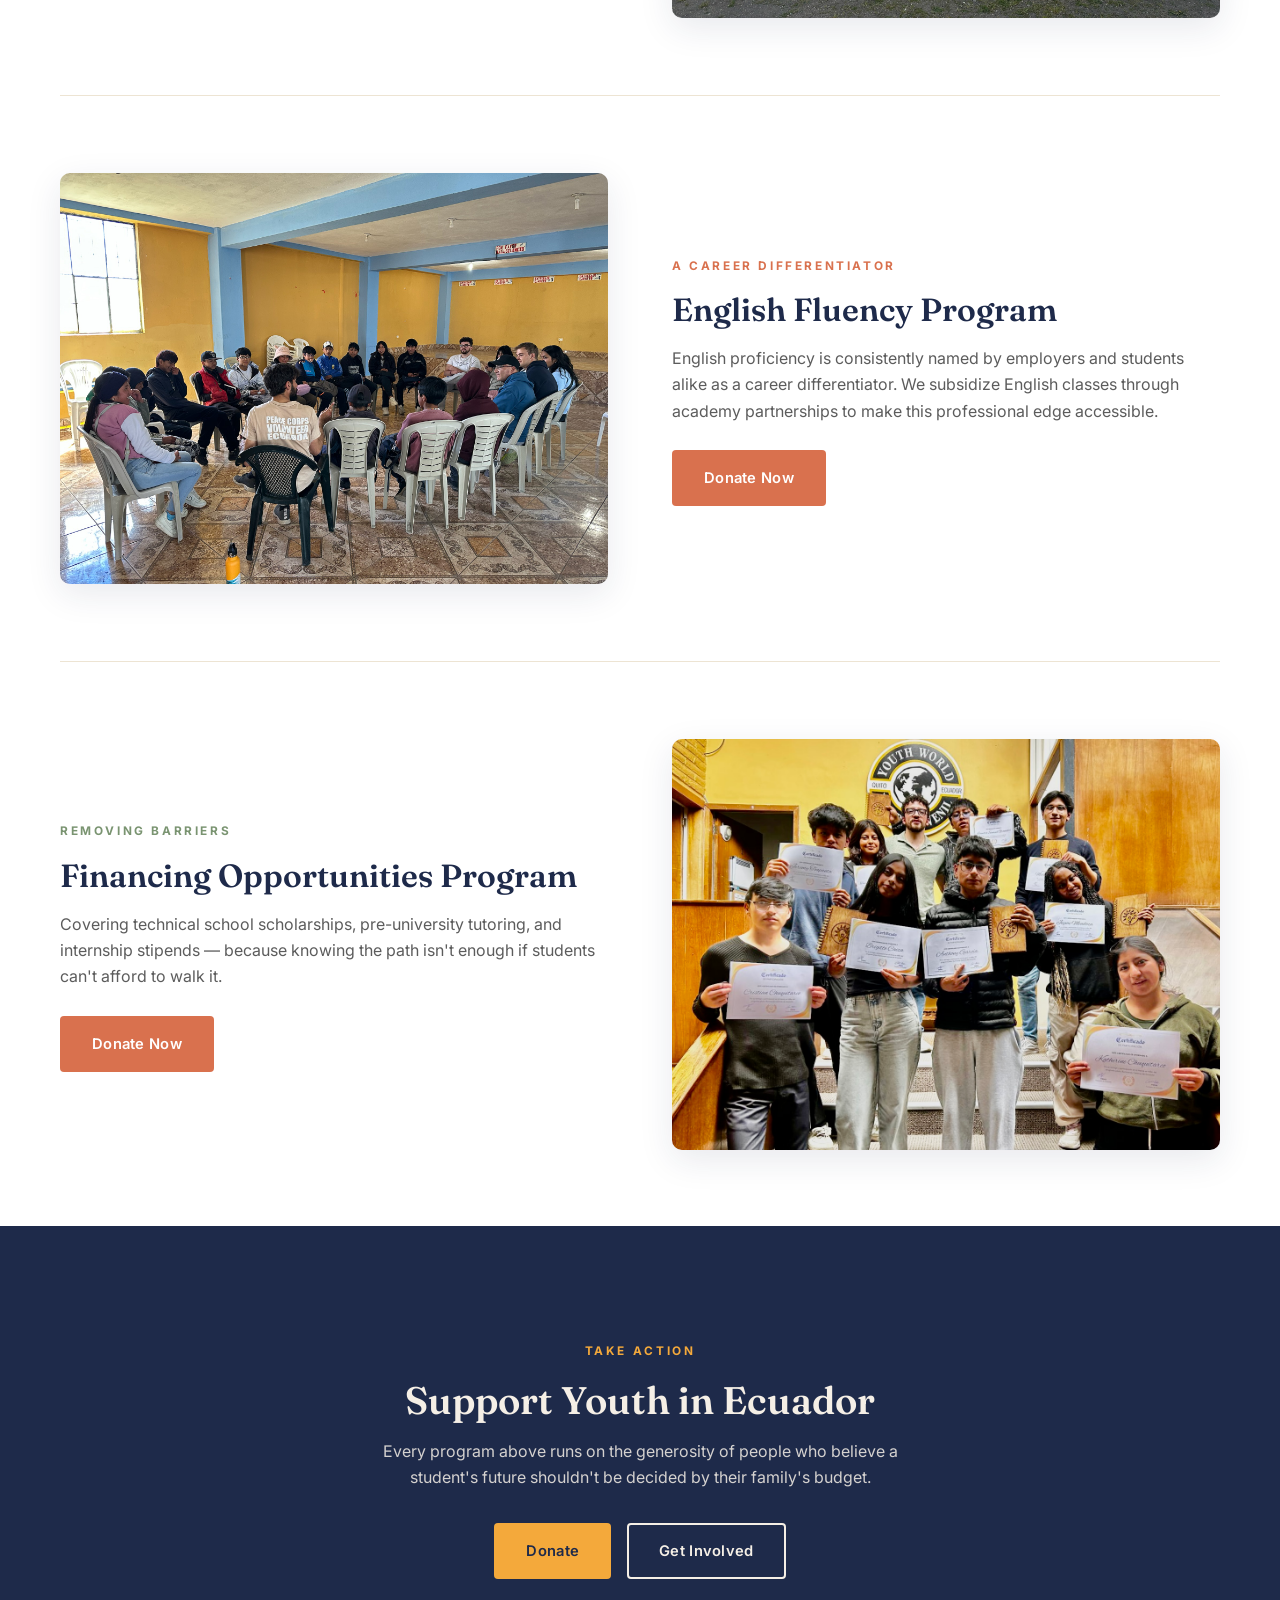
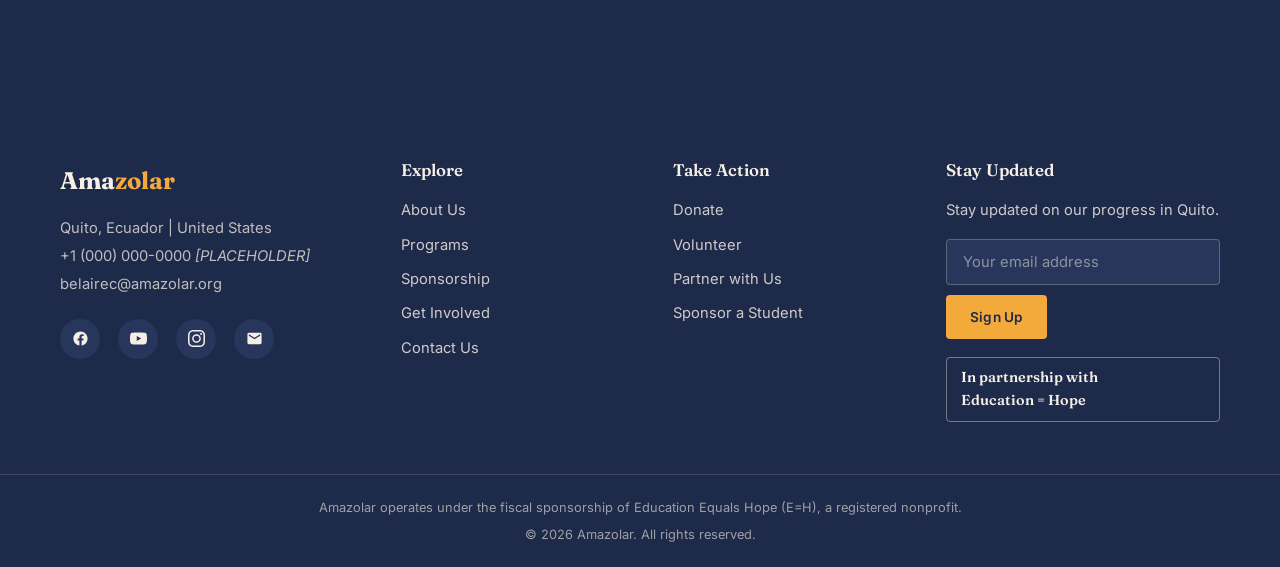
<file: programs.html>
<!DOCTYPE html>
<html lang="en">
<head>
  <meta charset="UTF-8">
  <meta name="viewport" content="width=device-width, initial-scale=1.0">
  <title>Programs — Amazolar</title>
  <meta name="description" content="Iluminando Caminos workshops, internship pipelines, English fluency, and financing opportunities for students in Quito, Ecuador.">
  <link rel="preconnect" href="https://fonts.googleapis.com">
  <link rel="preconnect" href="https://fonts.gstatic.com" crossorigin>
  <link href="https://fonts.googleapis.com/css2?family=Fraunces:ital,opsz,wght@0,9..144,400..700;1,9..144,400..700&family=Inter:wght@400;500;600;700&display=swap" rel="stylesheet">
  <link rel="stylesheet" href="styles.css">
</head>
<body data-page="programs">

<div id="site-header"></div>

<main>

  <section class="page-hero" style="background-image:url('students3.jpg')">
    <div class="container">
      <h1>Our Programs</h1>
      <p>Four connected programs that take students from exploring a path to walking it.</p>
    </div>
  </section>

  <section class="section" style="padding-bottom:0;">
    <div class="container">

      <!-- 1 ── Iluminando Caminos -->
      <article class="program-block">
        <div class="program-media">
          <img src="students.png" alt="Students participating in an Iluminando Caminos workshop">
        </div>
        <div class="program-body">
          <span class="eyebrow">Flagship Program</span>
          <h2>Iluminando Caminos Workshops</h2>
          <p>Iluminando Caminos (Lighting Paths) is Amazolar's flagship program: a monthly professional development workshop series for students in grades 10&ndash;12 and recent graduates. Running through partnerships with local ministry communities in Quito, it mixes real professionals, hands-on activities, and peer reflection to make career readiness feel personal and achievable.</p>
          <a class="btn btn--primary" href="https://educationequalshope-bloom.kindful.com/?campaign=1417034" target="_blank" rel="noopener">Donate Now</a>
        </div>
      </article>

      <!-- 2 ── Internship & Employer Pipeline -->
      <article class="program-block">
        <div class="program-media">
          <img src="students2.jpg" alt="Students connecting with employers in Quito">
        </div>
        <div class="program-body">
          <span class="eyebrow eyebrow--sage">Real-World Experience</span>
          <h2>Internship &amp; Employer Pipeline</h2>
          <p>We're building a structured bridge between our workshop program and real-world professional experience &mdash; connecting students with company visits, summer internships, and employer-sponsored talent pipelines across Quito.</p>
          <a class="btn btn--primary" href="https://educationequalshope-bloom.kindful.com/?campaign=1417034" target="_blank" rel="noopener">Donate Now</a>
        </div>
      </article>

      <!-- 3 ── English Fluency -->
      <article class="program-block">
        <div class="program-media">
          <img src="students3.jpg" alt="Students in an English class">
        </div>
        <div class="program-body">
          <span class="eyebrow">A Career Differentiator</span>
          <h2>English Fluency Program</h2>
          <p>English proficiency is consistently named by employers and students alike as a career differentiator. We subsidize English classes through academy partnerships to make this professional edge accessible.</p>
          <a class="btn btn--primary" href="https://educationequalshope-bloom.kindful.com/?campaign=1417034" target="_blank" rel="noopener">Donate Now</a>
        </div>
      </article>

      <!-- 4 ── Financing Opportunities -->
      <article class="program-block">
        <div class="program-media">
          <img src="students4.jpg" alt="Students supported by scholarships and stipends">
        </div>
        <div class="program-body">
          <span class="eyebrow eyebrow--sage">Removing Barriers</span>
          <h2>Financing Opportunities Program</h2>
          <p>Covering technical school scholarships, pre-university tutoring, and internship stipends &mdash; because knowing the path isn't enough if students can't afford to walk it.</p>
          <a class="btn btn--primary" href="https://educationequalshope-bloom.kindful.com/?campaign=1417034" target="_blank" rel="noopener">Donate Now</a>
        </div>
      </article>

    </div>
  </section>

  <!-- Closing CTA band -->
  <section class="section cta-band">
    <div class="container">
      <span class="eyebrow eyebrow--gold">Take Action</span>
      <h2>Support Youth in Ecuador</h2>
      <p>Every program above runs on the generosity of people who believe a student's future shouldn't be decided by their family's budget.</p>
      <div class="btn-row">
        <a class="btn btn--gold" href="https://educationequalshope-bloom.kindful.com/?campaign=1417034" target="_blank" rel="noopener">Donate</a>
        <a class="btn btn--outline-light" href="get-involved.html">Get Involved</a>
      </div>
    </div>
  </section>

</main>

<div id="site-footer"></div>

<script src="main.js" defer></script>
</body>
</html>
</file>
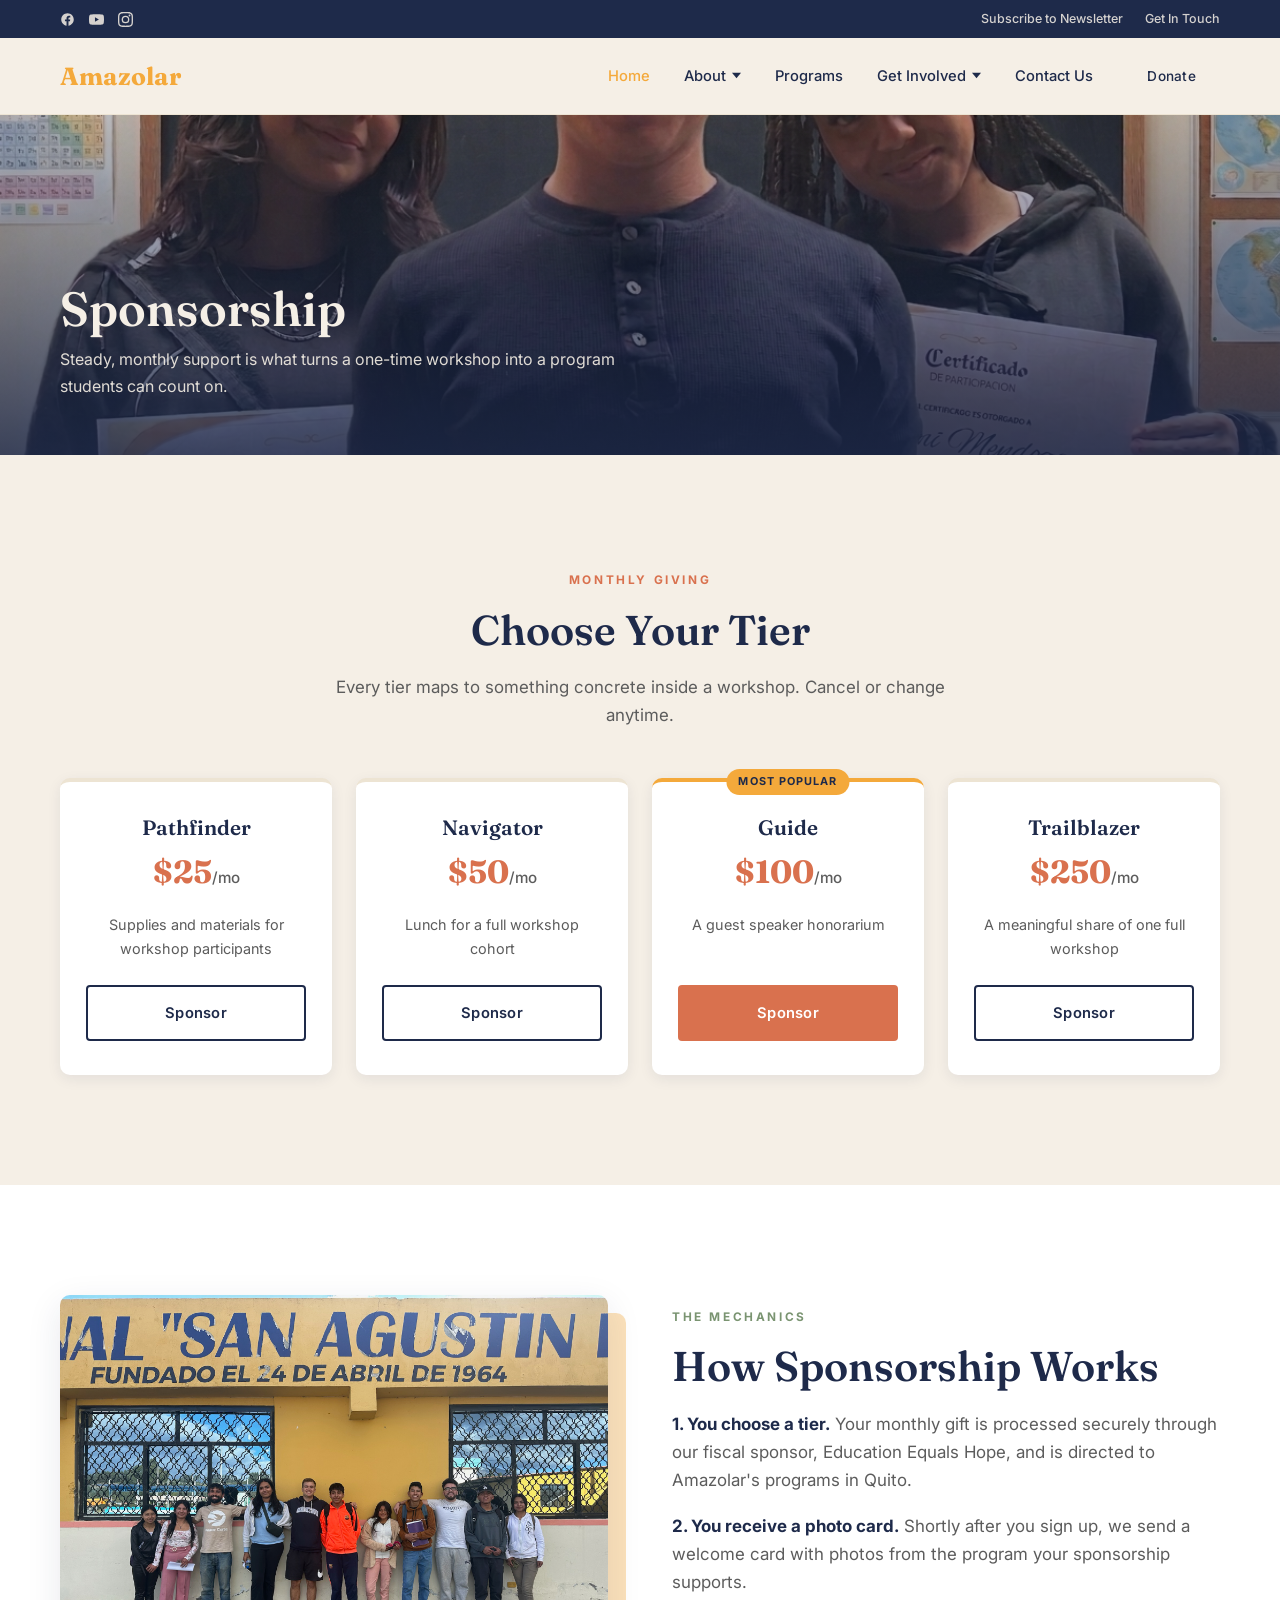
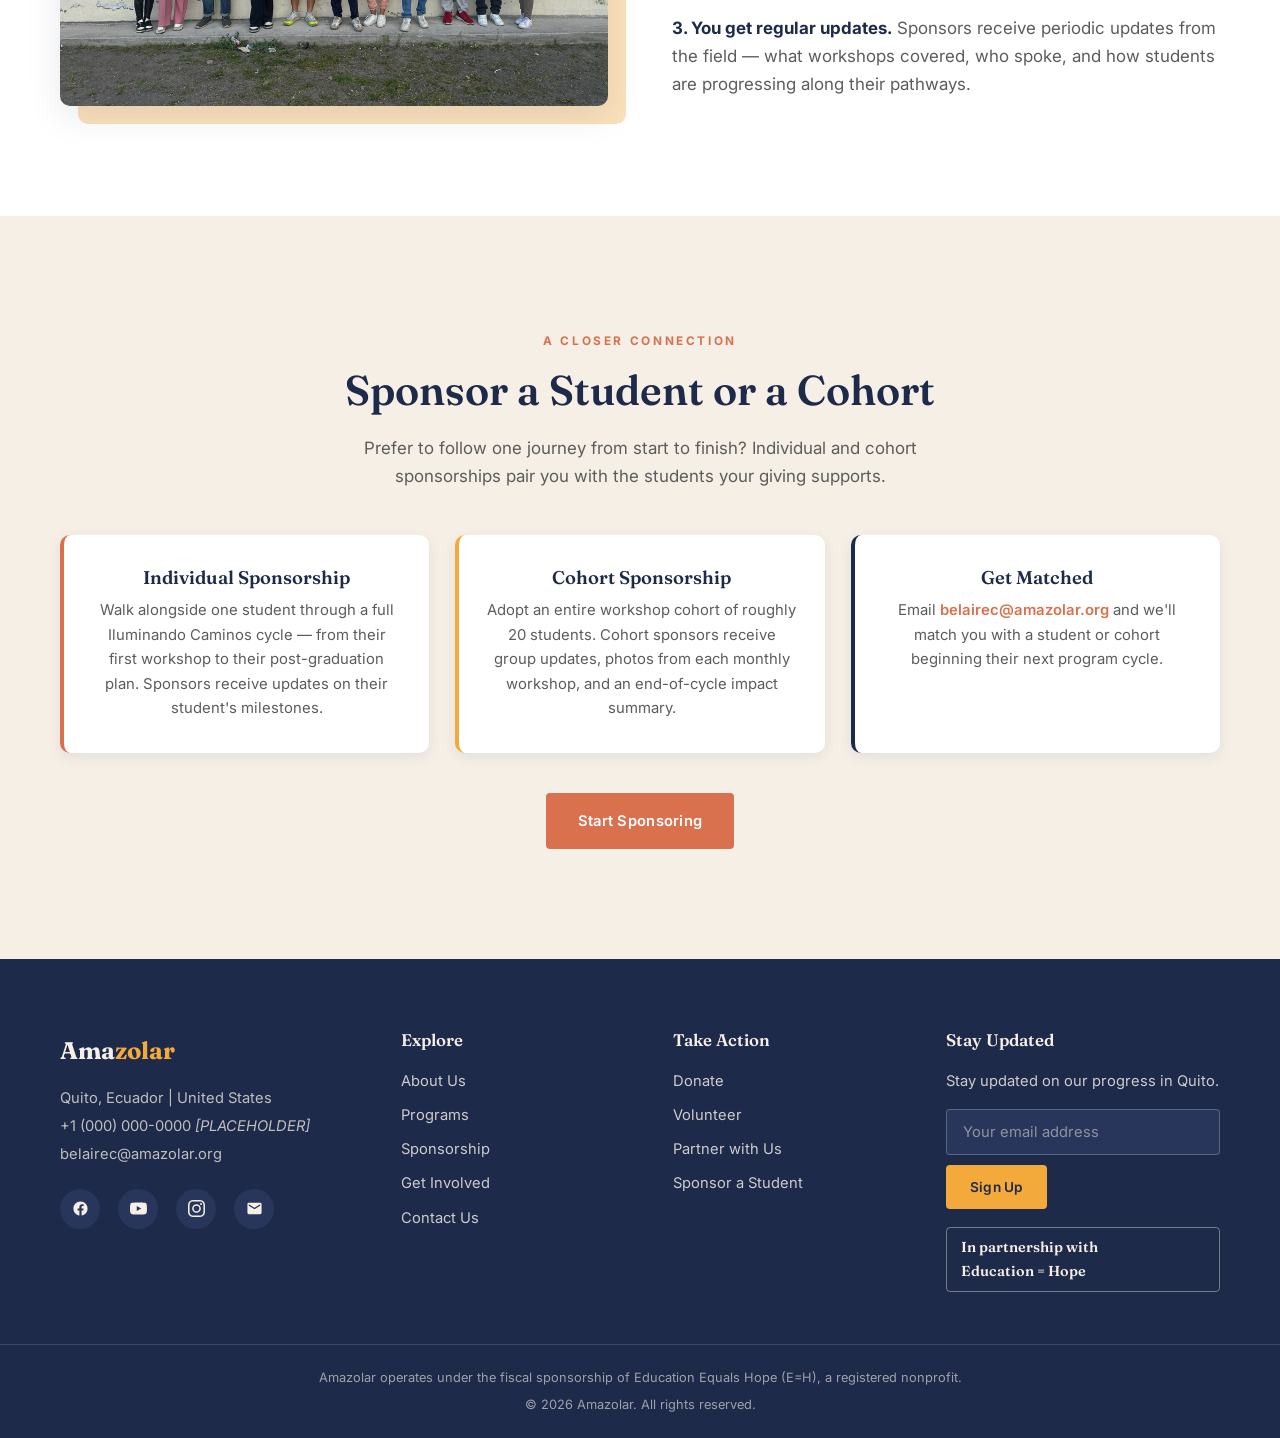
<file: sponsorship.html>
<!DOCTYPE html>
<html lang="en">
<head>
  <meta charset="UTF-8">
  <meta name="viewport" content="width=device-width, initial-scale=1.0">
  <title>Sponsorship — Amazolar</title>
  <meta name="description" content="Sponsor a workshop, a cohort, or a student. Monthly sponsorship tiers from $25 to $250 fund Iluminando Caminos in Quito, Ecuador.">
  <link rel="preconnect" href="https://fonts.googleapis.com">
  <link rel="preconnect" href="https://fonts.gstatic.com" crossorigin>
  <link href="https://fonts.googleapis.com/css2?family=Fraunces:ital,opsz,wght@0,9..144,400..700;1,9..144,400..700&family=Inter:wght@400;500;600;700&display=swap" rel="stylesheet">
  <link rel="stylesheet" href="styles.css">
</head>
<body data-page="sponsorship">

<div id="site-header"></div>

<main>

  <!-- 1 ── Hero -->
  <section class="page-hero" style="background-image:url('students.png')">
    <div class="container">
      <h1>Sponsorship</h1>
      <p>Steady, monthly support is what turns a one-time workshop into a program students can count on.</p>
    </div>
  </section>

  <!-- 2 ── Tiers -->
  <section class="section section--sand">
    <div class="container center">
      <span class="eyebrow">Monthly Giving</span>
      <h2 class="section-heading section-heading--center">Choose Your Tier</h2>
      <p class="section-sub">Every tier maps to something concrete inside a workshop. Cancel or change anytime.</p>
      <div class="tier-grid">
        <article class="tier-card">
          <h3>Pathfinder</h3>
          <div class="tier-price">$25<span>/mo</span></div>
          <p>Supplies and materials for workshop participants</p>
          <a class="btn btn--outline" href="https://educationequalshope-bloom.kindful.com/?campaign=1417034" target="_blank" rel="noopener">Sponsor</a>
        </article>
        <article class="tier-card">
          <h3>Navigator</h3>
          <div class="tier-price">$50<span>/mo</span></div>
          <p>Lunch for a full workshop cohort</p>
          <a class="btn btn--outline" href="https://educationequalshope-bloom.kindful.com/?campaign=1417034" target="_blank" rel="noopener">Sponsor</a>
        </article>
        <article class="tier-card tier-card--featured">
          <span class="tier-flag">Most Popular</span>
          <h3>Guide</h3>
          <div class="tier-price">$100<span>/mo</span></div>
          <p>A guest speaker honorarium</p>
          <a class="btn btn--primary" href="https://educationequalshope-bloom.kindful.com/?campaign=1417034" target="_blank" rel="noopener">Sponsor</a>
        </article>
        <article class="tier-card">
          <h3>Trailblazer</h3>
          <div class="tier-price">$250<span>/mo</span></div>
          <p>A meaningful share of one full workshop</p>
          <a class="btn btn--outline" href="https://educationequalshope-bloom.kindful.com/?campaign=1417034" target="_blank" rel="noopener">Sponsor</a>
        </article>
      </div>
    </div>
  </section>

  <!-- 3 ── How Sponsorship Works -->
  <section class="section">
    <div class="container">
      <div class="split">
        <div class="split-media">
          <img src="students2.jpg" alt="A sponsored workshop cohort in Quito">
        </div>
        <div>
          <span class="eyebrow eyebrow--sage">The Mechanics</span>
          <h2 class="section-heading">How Sponsorship Works</h2>
          <div style="display:grid; gap:18px;">
            <p class="section-sub"><strong style="color:var(--indigo);">1. You choose a tier.</strong> Your monthly gift is processed securely through our fiscal sponsor, Education Equals Hope, and is directed to Amazolar's programs in Quito.</p>
            <p class="section-sub"><strong style="color:var(--indigo);">2. You receive a photo card.</strong> Shortly after you sign up, we send a welcome card with photos from the program your sponsorship supports.</p>
            <p class="section-sub"><strong style="color:var(--indigo);">3. You get regular updates.</strong> Sponsors receive periodic updates from the field &mdash; what workshops covered, who spoke, and how students are progressing along their pathways.</p>
          </div>
        </div>
      </div>
    </div>
  </section>

  <!-- 4 ── Sponsee / cohort grid -->
  <section class="section section--sand">
    <div class="container center">
      <span class="eyebrow">A Closer Connection</span>
      <h2 class="section-heading section-heading--center">Sponsor a Student or a Cohort</h2>
      <p class="section-sub">Prefer to follow one journey from start to finish? Individual and cohort sponsorships pair you with the students your giving supports.</p>
      <div class="info-grid">
        <article class="info-card info-card--terracotta">
          <h3>Individual Sponsorship</h3>
          <p>Walk alongside one student through a full Iluminando Caminos cycle &mdash; from their first workshop to their post-graduation plan. Sponsors receive updates on their student's milestones.</p>
        </article>
        <article class="info-card info-card--gold">
          <h3>Cohort Sponsorship</h3>
          <p>Adopt an entire workshop cohort of roughly 20 students. Cohort sponsors receive group updates, photos from each monthly workshop, and an end-of-cycle impact summary.</p>
        </article>
        <article class="info-card info-card--indigo">
          <h3>Get Matched</h3>
          <p>Email <a href="mailto:belairec@amazolar.org">belairec@amazolar.org</a> and we'll match you with a student or cohort beginning their next program cycle.</p>
        </article>
      </div>
      <p style="margin-top:40px;">
        <a class="btn btn--primary" href="https://educationequalshope-bloom.kindful.com/?campaign=1417034" target="_blank" rel="noopener">Start Sponsoring</a>
      </p>
    </div>
  </section>

</main>

<div id="site-footer"></div>

<script src="main.js" defer></script>
</body>
</html>
</file>
<file: styles.css>
/* ============================================================
   AMAZOLAR — Editorial design system
   Colors: Andes Indigo / Terracotta / Marigold / Warm Sand / Sage
   Type:   Fraunces (headlines) + Inter (body)
============================================================ */

:root {
  --indigo:     #1E2A4A;
  --indigo-90:  #28365c;
  --terracotta: #D9714E;
  --terracotta-dark: #c05c3b;
  --gold:       #F4A93B;
  --sand:       #F5EFE6;
  --sand-deep:  #EDE4D3;
  --ink:        #2B2B2B;
  --sage:       #7A9471;
  --white:      #FFFFFF;
  --muted:      #5c5c5c;

  --font-head: 'Fraunces', 'Lora', Georgia, serif;
  --font-body: 'Inter', 'Work Sans', -apple-system, sans-serif;

  --radius:    4px;
  --radius-lg: 10px;
  --shadow:    0 10px 34px rgba(30, 42, 74, 0.10);
  --shadow-sm: 0 4px 14px rgba(30, 42, 74, 0.08);
  --transition: 0.22s ease;
  --container: 1160px;
}

/* ── Reset & base ─────────────────────────────────────────── */
*, *::before, *::after { box-sizing: border-box; margin: 0; padding: 0; }
html { scroll-behavior: smooth; }
body {
  font-family: var(--font-body);
  color: var(--ink);
  background: var(--white);
  line-height: 1.65;
  font-size: 16px;
  -webkit-font-smoothing: antialiased;
}
img, video { display: block; max-width: 100%; }
a { color: inherit; text-decoration: none; }
ul { list-style: none; }
button { font-family: inherit; cursor: pointer; }

h1, h2, h3, h4 {
  font-family: var(--font-head);
  font-weight: 600;
  line-height: 1.15;
  color: var(--indigo);
}

/* ── Utilities ────────────────────────────────────────────── */
.container { width: min(92%, var(--container)); margin: 0 auto; }
.container--narrow { max-width: 780px; }
.section { padding: clamp(64px, 9vw, 110px) 0; }
.section--sand   { background: var(--sand); }
.section--indigo { background: var(--indigo); }
.section--indigo h2, .section--indigo h3 { color: var(--sand); }
.section--indigo p { color: rgba(245, 239, 230, 0.85); }

.eyebrow {
  display: inline-block;
  font-size: 0.74rem;
  font-weight: 700;
  letter-spacing: 0.22em;
  text-transform: uppercase;
  color: var(--terracotta);
  margin-bottom: 16px;
}
.eyebrow--gold { color: var(--gold); }
.eyebrow--sage { color: var(--sage); }

.section-heading {
  font-size: clamp(1.8rem, 3.6vw, 2.6rem);
  margin-bottom: 20px;
  max-width: 22ch;
}
.section-heading--center { margin-left: auto; margin-right: auto; text-align: center; }
.section-sub {
  font-size: 1.06rem;
  color: var(--muted);
  max-width: 60ch;
}
.center { text-align: center; }
.center .eyebrow, .center .section-heading, .center .section-sub { margin-left: auto; margin-right: auto; }

.placeholder-note {
  display: inline-block;
  background: rgba(244, 169, 59, 0.18);
  border: 1px dashed var(--gold);
  color: #8a5a10;
  font-size: 0.75rem;
  font-weight: 600;
  letter-spacing: 0.04em;
  padding: 3px 10px;
  border-radius: var(--radius);
  margin-bottom: 12px;
}

/* ── Buttons ──────────────────────────────────────────────── */
.btn {
  display: inline-block;
  padding: 14px 30px;
  border-radius: var(--radius);
  font-weight: 600;
  font-size: 0.92rem;
  letter-spacing: 0.02em;
  border: 2px solid transparent;
  transition: background var(--transition), color var(--transition),
              border-color var(--transition), transform var(--transition);
}
.btn:hover { transform: translateY(-2px); }
.btn--primary { background: var(--terracotta); color: var(--white); }
.btn--primary:hover { background: var(--terracotta-dark); }
.btn--gold { background: var(--gold); color: var(--indigo); }
.btn--gold:hover { background: #e29522; }
.btn--outline { border-color: var(--indigo); color: var(--indigo); background: transparent; }
.btn--outline:hover { background: var(--indigo); color: var(--sand); }
.btn--outline-light { border-color: var(--sand); color: var(--sand); background: transparent; }
.btn--outline-light:hover { background: var(--sand); color: var(--indigo); }
.btn-row { display: flex; gap: 16px; flex-wrap: wrap; }

/* ── Utility bar ──────────────────────────────────────────── */
.utility-bar {
  background: var(--indigo);
  color: rgba(245, 239, 230, 0.85);
  font-size: 0.78rem;
}
.utility-bar .container {
  display: flex;
  justify-content: space-between;
  align-items: center;
  min-height: 38px;
  gap: 16px;
}
.utility-social { display: flex; align-items: center; gap: 14px; }
.utility-social a { display: inline-flex; opacity: 0.85; transition: opacity var(--transition); }
.utility-social a:hover { opacity: 1; }
.utility-social svg { width: 15px; height: 15px; fill: var(--sand); }
.utility-links { display: flex; gap: 22px; }
.utility-links a { color: rgba(245, 239, 230, 0.85); font-weight: 500; }
.utility-links a:hover { color: var(--gold); }

/* ── Header / nav ─────────────────────────────────────────── */
.site-header {
  background: var(--sand);
  border-bottom: 1px solid var(--sand-deep);
  position: sticky;
  top: 0;
  z-index: 100;
}
.site-header .container {
  display: flex;
  align-items: center;
  justify-content: space-between;
  min-height: 76px;
  gap: 24px;
}
.logo {
  font-family: var(--font-head);
  font-weight: 700;
  font-size: 1.55rem;
  color: var(--gold);
  letter-spacing: 0.01em;
}
.logo span { color: var(--gold); }

.main-nav ul { display: flex; align-items: center; gap: 6px; }
.main-nav > ul > li { position: relative; }
.main-nav a, .main-nav .nav-toggle-sub {
  display: inline-flex;
  align-items: center;
  gap: 6px;
  padding: 10px 14px;
  font-size: 0.92rem;
  font-weight: 500;
  color: var(--indigo);
  background: none;
  border: none;
  border-radius: var(--radius);
  transition: color var(--transition);
}
.main-nav > ul > li > a:hover,
.main-nav > ul > li > .nav-toggle-sub:hover,
.main-nav > ul > li.active > a { color: var(--terracotta); }
.main-nav > ul > li.active > a { font-weight: 700; }
.main-nav > ul > li[data-nav="home"] > a,
.main-nav > ul > li[data-nav="home"] > a:hover,
.main-nav > ul > li[data-nav="home"].active > a { color: var(--gold); }
.main-nav a.home-link,
.main-nav a.home-link:hover,
.main-nav a.home-link:focus-visible { color: var(--gold); }

.caret { width: 9px; height: 9px; fill: currentColor; transition: transform var(--transition); }

.dropdown {
  position: absolute;
  top: calc(100% + 6px);
  left: 0;
  min-width: 220px;
  background: var(--white);
  border-radius: var(--radius-lg);
  box-shadow: var(--shadow);
  padding: 10px;
  opacity: 0;
  visibility: hidden;
  transform: translateY(8px);
  transition: opacity var(--transition), transform var(--transition), visibility var(--transition);
  flex-direction: column;
}
.has-dropdown:hover .dropdown,
.has-dropdown.open .dropdown {
  opacity: 1;
  visibility: visible;
  transform: translateY(0);
}
.has-dropdown:hover .caret, .has-dropdown.open .caret { transform: rotate(180deg); }
.dropdown li { width: 100%; }
.dropdown a {
  display: block;
  padding: 10px 14px;
  width: 100%;
  font-size: 0.88rem;
  border-radius: var(--radius);
}
.dropdown a:hover { background: var(--sand); color: var(--terracotta); }

.nav-donate { margin-left: 10px; }
.nav-donate .btn { padding: 11px 24px; font-size: 0.85rem; }

.nav-burger {
  display: none;
  background: none;
  border: none;
  width: 42px;
  height: 42px;
  flex-direction: column;
  justify-content: center;
  align-items: center;
  gap: 5px;
}
.nav-burger span {
  display: block;
  width: 24px;
  height: 2px;
  background: var(--indigo);
  transition: transform var(--transition), opacity var(--transition);
}
.nav-open .nav-burger span:nth-child(1) { transform: translateY(7px) rotate(45deg); }
.nav-open .nav-burger span:nth-child(2) { opacity: 0; }
.nav-open .nav-burger span:nth-child(3) { transform: translateY(-7px) rotate(-45deg); }

/* ── Hero ─────────────────────────────────────────────────── */
.hero {
  position: relative;
  min-height: min(88vh, 720px);
  display: flex;
  align-items: center;
  overflow: hidden;
  background: var(--indigo);
}
.hero-slides { position: absolute; inset: 0; }
.hero-slide {
  position: absolute;
  inset: 0;
  background-size: cover;
  background-position: center;
  opacity: 0;
  transition: opacity 1.4s ease;
}
.hero-slide.is-active { opacity: 1; }
.hero::after {
  content: '';
  position: absolute;
  inset: 0;
  background: linear-gradient(100deg, rgba(30, 42, 74, 0.88) 0%, rgba(30, 42, 74, 0.62) 48%, rgba(30, 42, 74, 0.28) 100%);
}
.hero .container { position: relative; z-index: 2; padding: 90px 0; }
.hero-inner { max-width: 640px; }
.hero h1 {
  color: var(--sand);
  font-size: clamp(2.2rem, 5.2vw, 3.6rem);
  margin-bottom: 22px;
}
.hero h1 em { font-style: italic; color: var(--gold); }
.hero-sub {
  color: rgba(245, 239, 230, 0.9);
  font-size: clamp(1rem, 1.6vw, 1.18rem);
  max-width: 54ch;
  margin-bottom: 34px;
}

/* Simple page hero banner (interior pages) */
.page-hero {
  position: relative;
  min-height: 340px;
  display: flex;
  align-items: flex-end;
  background-size: cover;
  background-position: center;
}
.page-hero::after {
  content: '';
  position: absolute;
  inset: 0;
  background: linear-gradient(to top, rgba(30, 42, 74, 0.85), rgba(30, 42, 74, 0.25));
}
.page-hero .container { position: relative; z-index: 2; padding: 56px 0; }
.page-hero h1 { color: var(--sand); font-size: clamp(2rem, 4.4vw, 3rem); }
.page-hero p { color: rgba(245, 239, 230, 0.9); margin-top: 10px; max-width: 60ch; }

/* ── Feature grid (3-column) ──────────────────────────────── */
.feature-grid {
  display: grid;
  grid-template-columns: repeat(3, 1fr);
  gap: 28px;
}
.feature-card {
  background: var(--white);
  border-radius: var(--radius-lg);
  box-shadow: var(--shadow-sm);
  padding: 38px 32px;
  border-top: 4px solid var(--terracotta);
  transition: transform var(--transition), box-shadow var(--transition);
  display: flex;
  flex-direction: column;
}
.feature-card:nth-child(2) { border-top-color: var(--gold); }
.feature-card:nth-child(3) { border-top-color: var(--sage); }
.feature-card:hover { transform: translateY(-5px); box-shadow: var(--shadow); }
.feature-card h3 { font-size: 1.35rem; margin-bottom: 12px; }
.feature-card p { color: var(--muted); font-size: 0.95rem; flex: 1; }
.feature-card .card-link {
  margin-top: 20px;
  font-weight: 600;
  font-size: 0.88rem;
  color: var(--terracotta);
  letter-spacing: 0.03em;
}
.feature-card .card-link:hover { color: var(--terracotta-dark); }

/* ── Problem / editorial statement ────────────────────────── */
.statement-heading {
  font-size: clamp(1.7rem, 3.4vw, 2.5rem);
  font-style: italic;
  max-width: 26ch;
  margin-bottom: 26px;
}
.section--indigo .statement-heading { color: var(--sand); }
.statement-body { font-size: 1.08rem; max-width: 66ch; }

/* ── Steps (Our Solution) ─────────────────────────────────── */
.steps-grid {
  display: grid;
  grid-template-columns: repeat(3, 1fr);
  gap: 28px;
  margin-top: 44px;
}
.step-card { position: relative; padding-top: 8px; }
.step-num {
  font-family: var(--font-head);
  font-size: 3.4rem;
  font-weight: 700;
  color: var(--gold);
  line-height: 1;
  display: block;
  margin-bottom: 14px;
}
.step-card h3 { font-size: 1.25rem; margin-bottom: 10px; }
.step-card p { color: var(--muted); font-size: 0.95rem; }

/* ── Split blocks (story / video / narrative) ─────────────── */
.split {
  display: grid;
  grid-template-columns: 1fr 1fr;
  gap: clamp(32px, 5vw, 72px);
  align-items: center;
}
.split-media img, .split-media video {
  width: 100%;
  border-radius: var(--radius-lg);
  box-shadow: var(--shadow);
}
.split-media { position: relative; }
.split-media::before {
  content: '';
  position: absolute;
  inset: 18px -18px -18px 18px;
  background: var(--gold);
  border-radius: var(--radius-lg);
  z-index: -1;
  opacity: 0.35;
}

/* ── Video ────────────────────────────────────────────────── */
.video-frame {
  border-radius: var(--radius-lg);
  overflow: hidden;
  box-shadow: var(--shadow);
  margin-top: 44px;
}
.video-frame video { width: 100%; }

/* ── Team grid ────────────────────────────────────────────── */
.team-grid {
  display: grid;
  grid-template-columns: repeat(auto-fit, minmax(200px, 1fr));
  gap: 32px;
  margin-top: 48px;
}
.team-card { text-align: center; }
.team-avatar {
  width: 130px;
  height: 130px;
  margin: 0 auto 18px;
  border-radius: 50%;
  display: flex;
  align-items: center;
  justify-content: center;
  font-family: var(--font-head);
  font-size: 2.2rem;
  font-weight: 600;
  color: var(--sand);
  background: var(--indigo);
  border: 4px solid var(--gold);
}
.team-card:nth-child(2n) .team-avatar { background: var(--terracotta); }
.team-card:nth-child(3n) .team-avatar { background: var(--sage); }
.team-avatar img {
  width: 100%;
  height: 100%;
  object-fit: cover;
  border-radius: 50%;
}
.team-card h3 { font-size: 1.12rem; margin-bottom: 4px; }
.team-role {
  font-size: 0.82rem;
  font-weight: 600;
  letter-spacing: 0.06em;
  text-transform: uppercase;
  color: var(--terracotta);
}
.team-bio { font-size: 0.9rem; color: var(--muted); margin-top: 12px; text-align: left; }

/* ── Partner strip ────────────────────────────────────────── */
.partner-strip { background: var(--sand-deep); padding: 42px 0; }
.partner-strip .container {
  display: flex;
  align-items: center;
  justify-content: center;
  gap: 22px;
  flex-wrap: wrap;
  text-align: center;
}
.partner-badge {
  font-family: var(--font-head);
  font-weight: 700;
  font-size: 1.15rem;
  color: var(--indigo);
  background: var(--white);
  border: 2px solid var(--indigo);
  border-radius: var(--radius);
  padding: 10px 18px;
  white-space: nowrap;
}
.partner-strip p { max-width: 52ch; color: var(--ink); font-size: 0.98rem; }

/* ── Program blocks ───────────────────────────────────────── */
.program-block {
  display: grid;
  grid-template-columns: 1fr 1fr;
  gap: clamp(32px, 5vw, 72px);
  align-items: center;
  padding: clamp(48px, 6vw, 80px) 0;
  border-bottom: 1px solid var(--sand-deep);
}
.program-block:last-of-type { border-bottom: none; }
.program-block:nth-child(even) .program-media { order: 2; }
.program-media img {
  width: 100%;
  aspect-ratio: 4 / 3;
  object-fit: cover;
  border-radius: var(--radius-lg);
  box-shadow: var(--shadow);
}
.program-body h2 { font-size: clamp(1.5rem, 2.6vw, 2rem); margin-bottom: 16px; }
.program-body p { color: var(--muted); margin-bottom: 26px; }

/* ── Tier cards (sponsorship) ─────────────────────────────── */
.tier-grid {
  display: grid;
  grid-template-columns: repeat(4, 1fr);
  gap: 24px;
  margin-top: 48px;
}
.tier-card {
  background: var(--white);
  border-radius: var(--radius-lg);
  box-shadow: var(--shadow-sm);
  padding: 34px 26px;
  text-align: center;
  display: flex;
  flex-direction: column;
  border-top: 4px solid var(--sand-deep);
  transition: transform var(--transition), box-shadow var(--transition);
}
.tier-card:hover { transform: translateY(-5px); box-shadow: var(--shadow); }
.tier-card--featured { border-top-color: var(--gold); position: relative; }
.tier-flag {
  position: absolute;
  top: -13px;
  left: 50%;
  transform: translateX(-50%);
  background: var(--gold);
  color: var(--indigo);
  font-size: 0.68rem;
  font-weight: 700;
  letter-spacing: 0.1em;
  text-transform: uppercase;
  padding: 4px 12px;
  border-radius: 99px;
  white-space: nowrap;
}
.tier-card h3 { font-size: 1.3rem; margin-bottom: 6px; }
.tier-price { font-family: var(--font-head); font-size: 2rem; font-weight: 700; color: var(--terracotta); }
.tier-price span { font-size: 0.95rem; font-weight: 500; color: var(--muted); font-family: var(--font-body); }
.tier-card p { font-size: 0.9rem; color: var(--muted); margin: 14px 0 24px; flex: 1; }

/* ── Info cards (get involved / sponsorship mechanics) ────── */
.info-grid {
  display: grid;
  grid-template-columns: repeat(auto-fit, minmax(250px, 1fr));
  gap: 26px;
  margin-top: 44px;
}
.info-card {
  background: var(--white);
  border-radius: var(--radius-lg);
  box-shadow: var(--shadow-sm);
  padding: 32px 28px;
  border-left: 4px solid var(--sage);
}
.info-card--terracotta { border-left-color: var(--terracotta); }
.info-card--gold { border-left-color: var(--gold); }
.info-card--indigo { border-left-color: var(--indigo); }
.info-card h3 { font-size: 1.15rem; margin-bottom: 10px; }
.info-card p, .info-card li { font-size: 0.93rem; color: var(--muted); }
.info-card ul { list-style: disc; padding-left: 20px; margin-top: 10px; }
.info-card ul li { margin-bottom: 6px; }
.info-card a { color: var(--terracotta); font-weight: 600; }
.info-card a:hover { text-decoration: underline; }

/* ── CTA band ─────────────────────────────────────────────── */
.cta-band { background: var(--indigo); text-align: center; }
.cta-band h2 { color: var(--sand); font-size: clamp(1.7rem, 3.4vw, 2.4rem); margin-bottom: 16px; }
.cta-band p { color: rgba(245, 239, 230, 0.85); max-width: 56ch; margin: 0 auto 32px; }
.cta-band .btn-row { justify-content: center; }

/* ── Contact blocks ───────────────────────────────────────── */
.contact-mini {
  display: flex;
  align-items: center;
  justify-content: space-between;
  gap: 28px;
  flex-wrap: wrap;
  background: var(--white);
  border-radius: var(--radius-lg);
  box-shadow: var(--shadow-sm);
  padding: 40px 44px;
  border-left: 5px solid var(--terracotta);
}
.contact-mini h3 { font-size: 1.4rem; margin-bottom: 6px; }
.contact-mini a.email-link { color: var(--terracotta); font-weight: 600; }
.contact-mini a.email-link:hover { text-decoration: underline; }

.icon-row { display: flex; gap: 18px; margin-top: 28px; }
.icon-row a {
  width: 46px;
  height: 46px;
  border-radius: 50%;
  background: var(--indigo);
  display: inline-flex;
  align-items: center;
  justify-content: center;
  transition: background var(--transition), transform var(--transition);
}
.icon-row a:hover { background: var(--terracotta); transform: translateY(-3px); }
.icon-row svg { width: 20px; height: 20px; fill: var(--sand); }

address { font-style: normal; line-height: 1.9; }

/* ── Newsletter form ──────────────────────────────────────── */
.newsletter-form { display: flex; gap: 10px; max-width: 440px; flex-wrap: wrap; }
.newsletter-form input {
  flex: 1;
  min-width: 200px;
  padding: 13px 16px;
  border: 1px solid var(--sand-deep);
  border-radius: var(--radius);
  font-family: var(--font-body);
  font-size: 0.92rem;
  background: var(--white);
  color: var(--ink);
}
.newsletter-form input:focus { outline: 2px solid var(--gold); border-color: var(--gold); }
.newsletter-form .btn { padding: 12px 22px; font-size: 0.85rem; }

/* ── Footer ───────────────────────────────────────────────── */
.site-footer {
  background: var(--indigo);
  color: rgba(245, 239, 230, 0.82);
  padding: 72px 0 0;
  font-size: 0.92rem;
}
.footer-grid {
  display: grid;
  grid-template-columns: 1.3fr 1fr 1fr 1.2fr;
  gap: 44px;
  padding-bottom: 52px;
}
.site-footer h4 {
  color: var(--sand);
  font-size: 1.05rem;
  margin-bottom: 18px;
}
.footer-logo { font-family: var(--font-head); font-size: 1.5rem; font-weight: 700; color: var(--sand); display: inline-block; margin-bottom: 14px; }
.footer-logo span { color: var(--gold); }
.site-footer address { color: rgba(245, 239, 230, 0.75); }
.footer-links li { margin-bottom: 10px; }
.footer-links a:hover { color: var(--gold); }
.site-footer .newsletter-form input {
  background: var(--indigo-90);
  border-color: rgba(245, 239, 230, 0.25);
  color: var(--sand);
}
.site-footer .newsletter-form input::placeholder { color: rgba(245, 239, 230, 0.5); }
.footer-partner-badge {
  display: inline-block;
  margin-top: 18px;
  border: 1px solid rgba(245, 239, 230, 0.4);
  border-radius: var(--radius);
  padding: 8px 14px;
  font-family: var(--font-head);
  font-weight: 600;
  color: var(--sand);
  font-size: 0.9rem;
}
.site-footer .icon-row { margin-top: 20px; }
.site-footer .icon-row a { background: var(--indigo-90); width: 40px; height: 40px; }
.site-footer .icon-row a:hover { background: var(--terracotta); }
.site-footer .icon-row svg { width: 17px; height: 17px; }
.footer-bottom {
  border-top: 1px solid rgba(245, 239, 230, 0.15);
  padding: 22px 0;
  font-size: 0.8rem;
  color: rgba(245, 239, 230, 0.6);
  text-align: center;
}
.footer-bottom .container { display: flex; flex-direction: column; gap: 6px; }

/* ── Mission / vision blocks ──────────────────────────────── */
.mission-cards { display: grid; grid-template-columns: 1fr 1fr; gap: 28px; margin-top: 40px; }
.mission-card {
  background: var(--white);
  border-radius: var(--radius-lg);
  box-shadow: var(--shadow-sm);
  padding: 42px 38px;
}
.mission-card--indigo { background: var(--indigo); }
.mission-card--indigo h3 { color: var(--gold); }
.mission-card--indigo p { color: rgba(245, 239, 230, 0.88); }
.mission-card h3 {
  font-size: 0.8rem;
  font-family: var(--font-body);
  font-weight: 700;
  letter-spacing: 0.2em;
  text-transform: uppercase;
  color: var(--terracotta);
  margin-bottom: 16px;
}
.mission-card p { font-family: var(--font-head); font-size: 1.25rem; line-height: 1.5; color: var(--indigo); }

/* ── Advisory board ───────────────────────────────────────── */
.board-grid { display: grid; grid-template-columns: repeat(3, 1fr); gap: 32px; margin-top: 40px; }
.board-card {
  background: var(--white);
  border-radius: var(--radius-lg);
  box-shadow: var(--shadow-sm);
  padding: 36px 30px;
  text-align: center;
}
.board-card .team-avatar { width: 110px; height: 110px; font-size: 1.9rem; }
.board-card p { font-size: 0.9rem; color: var(--muted); text-align: left; margin-top: 14px; }
.board-card .board-email { display: inline-block; margin-top: 14px; color: var(--terracotta); font-weight: 600; font-size: 0.88rem; }

/* ── Responsive ───────────────────────────────────────────── */
@media (max-width: 960px) {
  .feature-grid, .steps-grid, .tier-grid, .board-grid { grid-template-columns: repeat(2, 1fr); }
  .footer-grid { grid-template-columns: 1fr 1fr; }
  .split, .program-block, .mission-cards { grid-template-columns: 1fr; }
  .program-block:nth-child(even) .program-media { order: 0; }
}

@media (max-width: 860px) {
  .nav-burger { display: flex; }
  .main-nav {
    position: fixed;
    top: 0;
    right: 0;
    bottom: 0;
    width: min(320px, 85vw);
    background: var(--sand);
    box-shadow: -12px 0 40px rgba(30, 42, 74, 0.18);
    transform: translateX(100%);
    transition: transform 0.3s ease;
    overflow-y: auto;
    padding: 90px 26px 40px;
    z-index: 90;
  }
  .nav-open .main-nav { transform: translateX(0); }
  .main-nav > ul { flex-direction: column; align-items: stretch; gap: 2px; }
  .main-nav a, .main-nav .nav-toggle-sub { width: 100%; justify-content: space-between; padding: 13px 10px; font-size: 1rem; }
  .dropdown {
    position: static;
    opacity: 1;
    visibility: visible;
    transform: none;
    box-shadow: none;
    background: transparent;
    padding: 0 0 0 16px;
    display: none;
  }
  .has-dropdown.open .dropdown { display: block; }
  .has-dropdown:hover .dropdown { display: none; }
  .has-dropdown.open:hover .dropdown, .has-dropdown.open .dropdown { display: block; }
  .nav-donate { margin: 16px 0 0; }
  .nav-donate .btn { width: 100%; text-align: center; }
  .utility-links { display: none; }
}

@media (max-width: 620px) {
  .feature-grid, .steps-grid, .tier-grid, .board-grid, .footer-grid { grid-template-columns: 1fr; }
  .contact-mini { padding: 30px 26px; }
  .hero { min-height: 80vh; }
}
</file>
